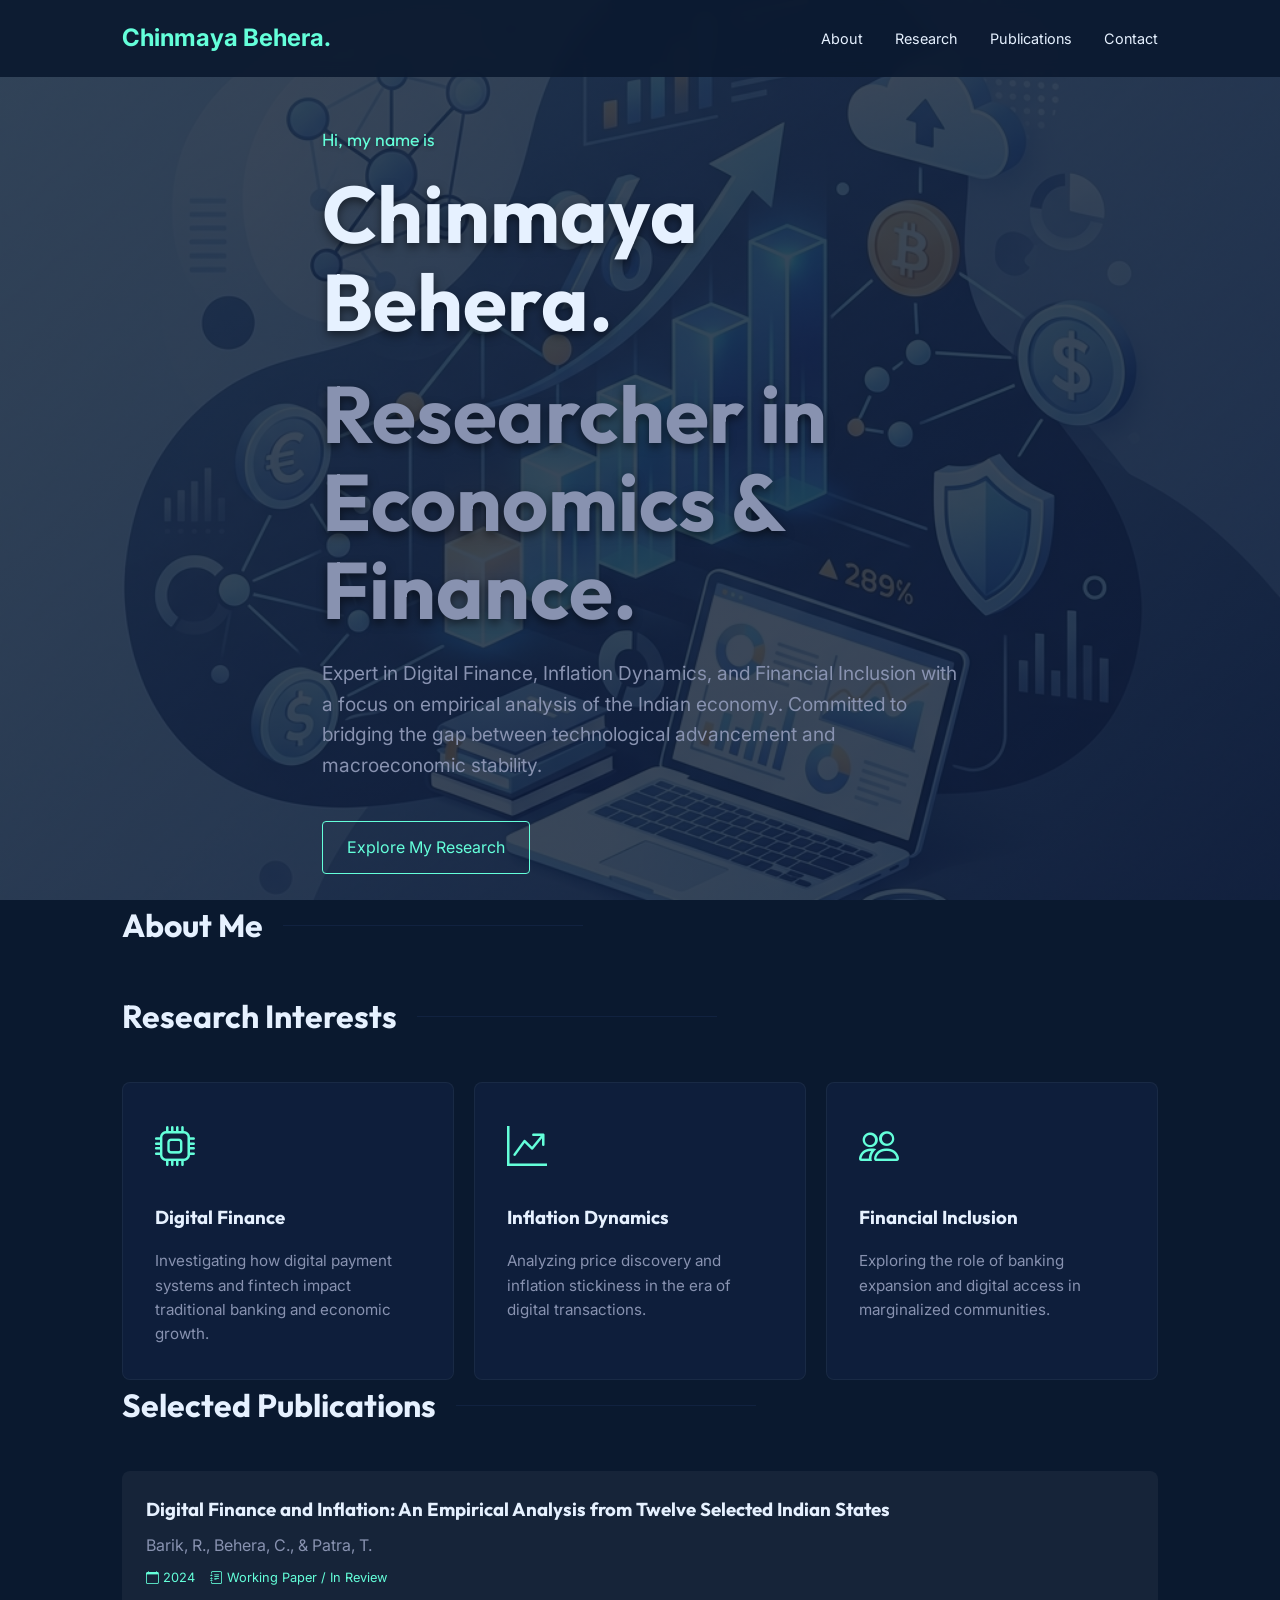
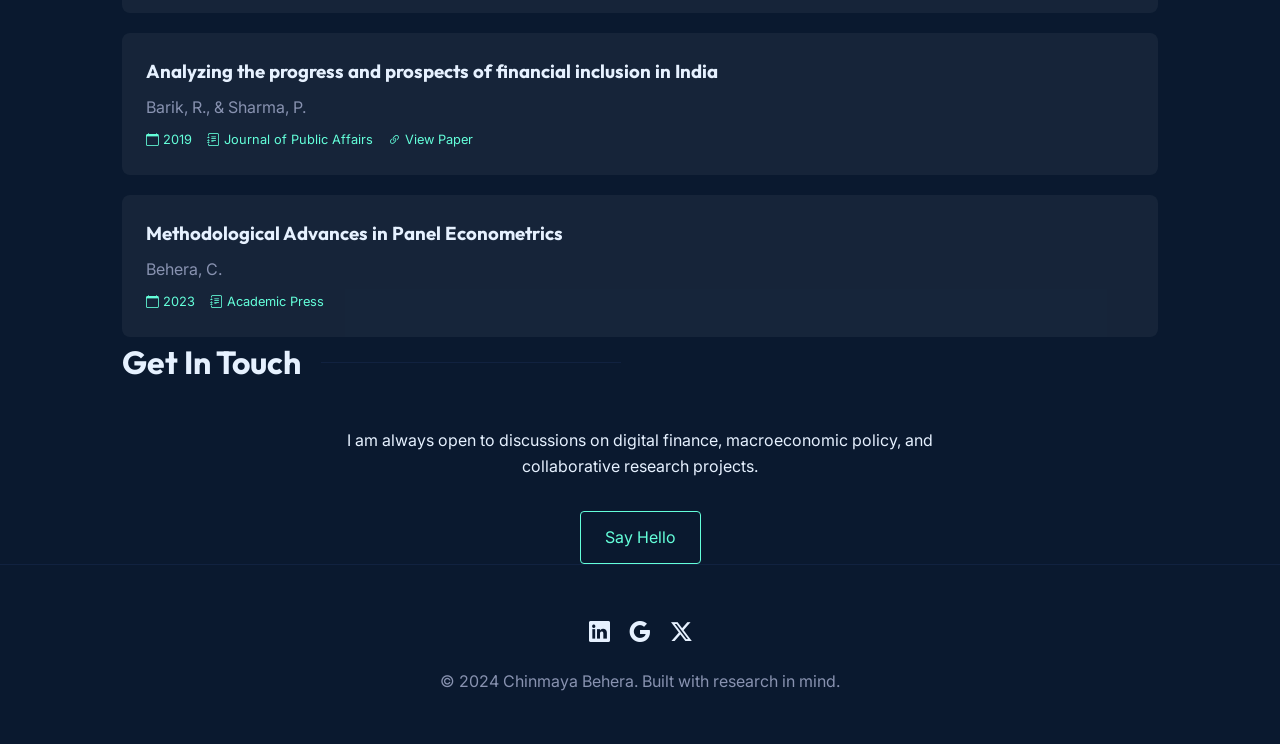
<file: index.html>
<!DOCTYPE html>
<html lang="en">
<head>
    <meta charset="UTF-8">
    <meta name="viewport" content="width=device-width>
    <meta name="description" content="Chinmaya Behera - Academic Portfolio and Research in Digital Finance, Inflation & Financial Inclusion.">
    <title> Dr. Chinmaya Behera | Research Portfolio</title>
    <link rel="stylesheet" href="style.css">
    <link rel="stylesheet" href="https://cdn.jsdelivr.net/npm/bootstrap-icons@1.11.1/font/bootstrap-icons.css">
</head>
<body>
    <nav>
        <div class="container">
            <a href="#" class="logo">Chinmaya Behera.</a>
            <ul class="nav-links">
                <li><a href="#about">About</a></li>
                <li><a href="#research">Research</a></li>
                <li><a href="#publications">Publications</a></li>
                <li><a href="#contact">Contact</a></li>
            </ul>
        </div>
    </nav>

    <header class="hero">
        <div class="container hero-content">
            <span class="fade-in">Hi, my name is</span>
            <h1 id="user-name" class="fade-in" style="animation-delay: 0.2s">Chinmaya Behera.</h1>
            <h1 id="user-title" class="fade-in" style="color: var(--text-dim); animation-delay: 0.4s">Digital Finance Researcher.</h1>
            <p id="user-bio" class="bio fade-in" style="animation-delay: 0.6s">
                Loading academic profile...
            </p>
            <a href="#research" class="btn fade-in" style="animation-delay: 0.8s">Explore My Research</a>
        </div>
    </header>

    <section id="about" class="container">
        <div class="section-title">
            <h2>About Me</h2>
        </div>
        <div class="about-content">
            <div id="about-text">
                <!-- Data from JSON -->
            </div>
        </div>
    </section>

    <section id="research" class="container">
        <div class="section-title">
            <h2>Research Interests</h2>
        </div>
        <div class="research-grid" id="interest-grid">
            <!-- Dynamic Content -->
        </div>
    </section>

    <section id="publications" class="container">
        <div class="section-title">
            <h2>Selected Publications</h2>
        </div>
        <div class="pub-list" id="publication-list">
            <!-- Dynamic Content -->
        </div>
    </section>

    <section id="contact" class="container">
        <div class="section-title">
            <h2>Get In Touch</h2>
        </div>
        <div style="text-align: center; max-width: 600px; margin: 0 auto;">
            <p class="bio">I am always open to discussions on digital finance, macroeconomic policy, and collaborative research projects.</p>
            <a id="email-link" href="mailto:chinmaya@gim.ac.in" class="btn" style="margin-top: 2rem;">Say Hello</a>
        </div>
    </section>

    <footer>
        <div class="container">
            <div class="footer-links">
                <a href="#" id="linkedin-link"><i class="bi bi-linkedin"></i></a>
                <a href="#" id="scholar-link"><i class="bi bi-google"></i></a>
                <a href="#" id="twitter-link"><i class="bi bi-twitter-x"></i></a>
            </div>
            <p>&copy; 2024 Chinmaya Behera. Built with research in mind.</p>
        </div>
    </footer>

    <script src="script.js"></script>
</body>
</html>
</file>
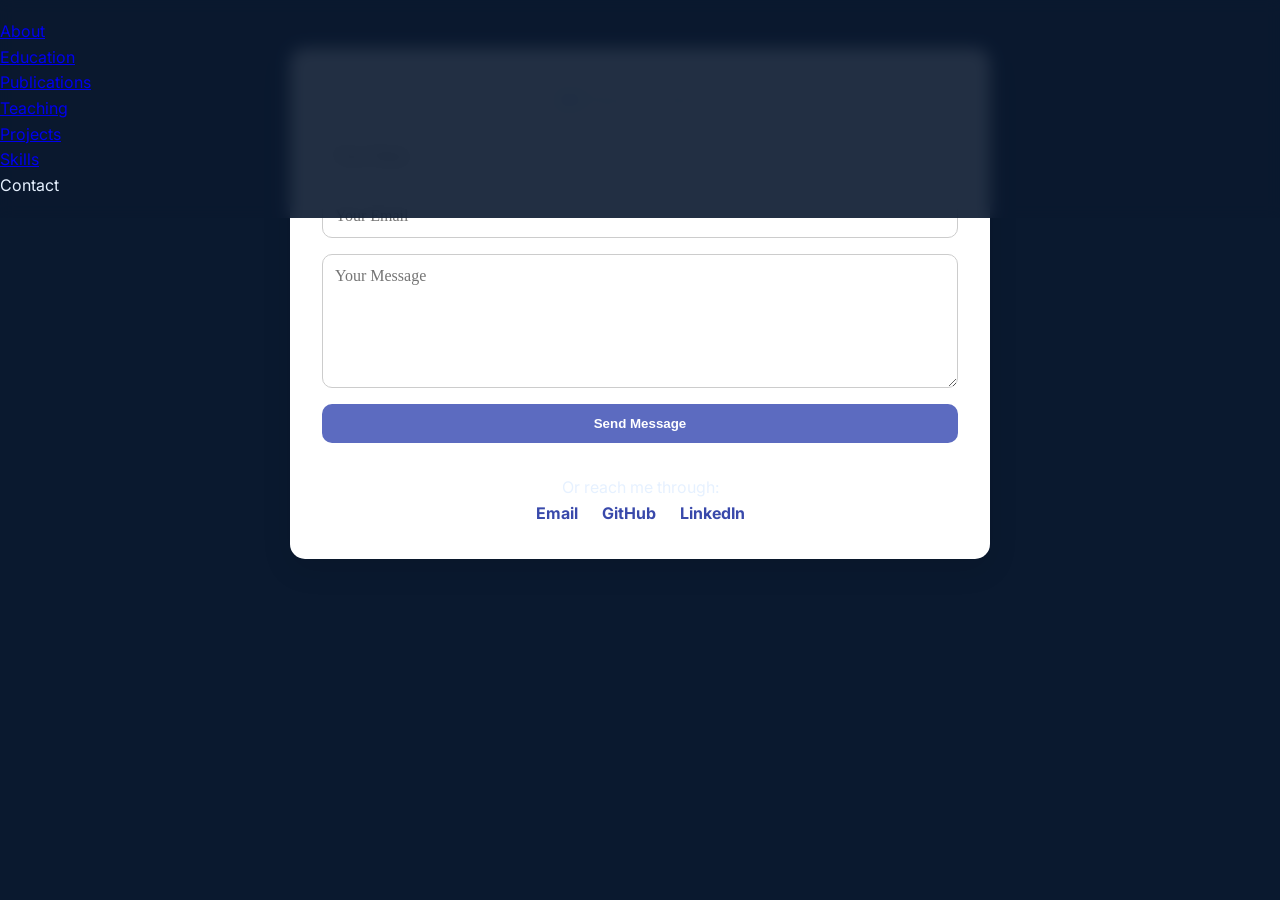
<file: contact.htm>
<!DOCTYPE html>
<html lang="en">
<head>
  <meta charset="UTF-8" />
  <meta name="viewport" content="width=device-width, initial-scale=1.0" />
  <title>Contact - Dr. Alok Tiwari</title>
  <link rel="stylesheet" href="style.css" />
  <link href="https://cdn.jsdelivr.net/npm/aos@2.3.1/dist/aos.css" rel="stylesheet">
  <script src="https://cdn.jsdelivr.net/npm/aos@2.3.1/dist/aos.js"></script>
  <style>
    .contact-container {
      max-width: 700px;
      margin: 3rem auto;
      background: white;
      border-radius: 15px;
      padding: 2rem;
      box-shadow: 0 10px 30px rgba(0,0,0,0.1);
    }

    .contact-container h2 {
      text-align: center;
      margin-bottom: 1rem;
    }

    form {
      display: flex;
      flex-direction: column;
      gap: 1rem;
    }

    input, textarea {
      padding: 0.75rem;
      border: 1px solid #ccc;
      border-radius: 10px;
      font-family: 'Roboto Serif', serif;
      font-size: 1rem;
    }

    button {
      background: #5c6bc0;
      color: white;
      padding: 0.75rem;
      border: none;
      border-radius: 10px;
      font-weight: bold;
      cursor: pointer;
    }

    button:hover {
      background: #3f51b5;
    }

    .social-links {
      text-align: center;
      margin-top: 2rem;
    }

    .social-links a {
      margin: 0 10px;
      text-decoration: none;
      font-weight: bold;
      color: #3949ab;
    }
  </style>
</head>
<body onload="AOS.init();">
  <header class="navbar">
    <nav>
      <ul>
        <li><a href="index.html">About</a></li>
        <li><a href="education.html">Education</a></li>
        <li><a href="publications.html">Publications</a></li>
        <li><a href="teaching.html">Teaching</a></li>
        <li><a href="projects.html">Projects</a></li>
        <li><a href="skills.html">Skills</a></li>
        <li class="active">Contact</li>
      </ul>
    </nav>
  </header>

  <main class="about-section" data-aos="fade-up">
    <div class="contact-container">
      <h2>📨 Get in Touch</h2>
      <form action="https://formspree.io/f/xanojdva" method="POST">
        <input type="text" name="name" placeholder="Your Name" required />
        <input type="email" name="_replyto" placeholder="Your Email" required />
        <textarea name="message" rows="6" placeholder="Your Message" required></textarea>
        <button type="submit">Send Message</button>
      </form>

      <div class="social-links">
        <p>Or reach me through:</p>
        <a href="mailto:shodhkarta.alok@gmail.com" target="_blank">Email</a>
        <a href="https://github.com/dr-alok-tiwari" target="_blank">GitHub</a>
        <a href="https://www.linkedin.com/in/dr-alok-tiwari/" target="_blank">LinkedIn</a>
      </div>
    </div>
  </main>
</body>
</html>
</file>
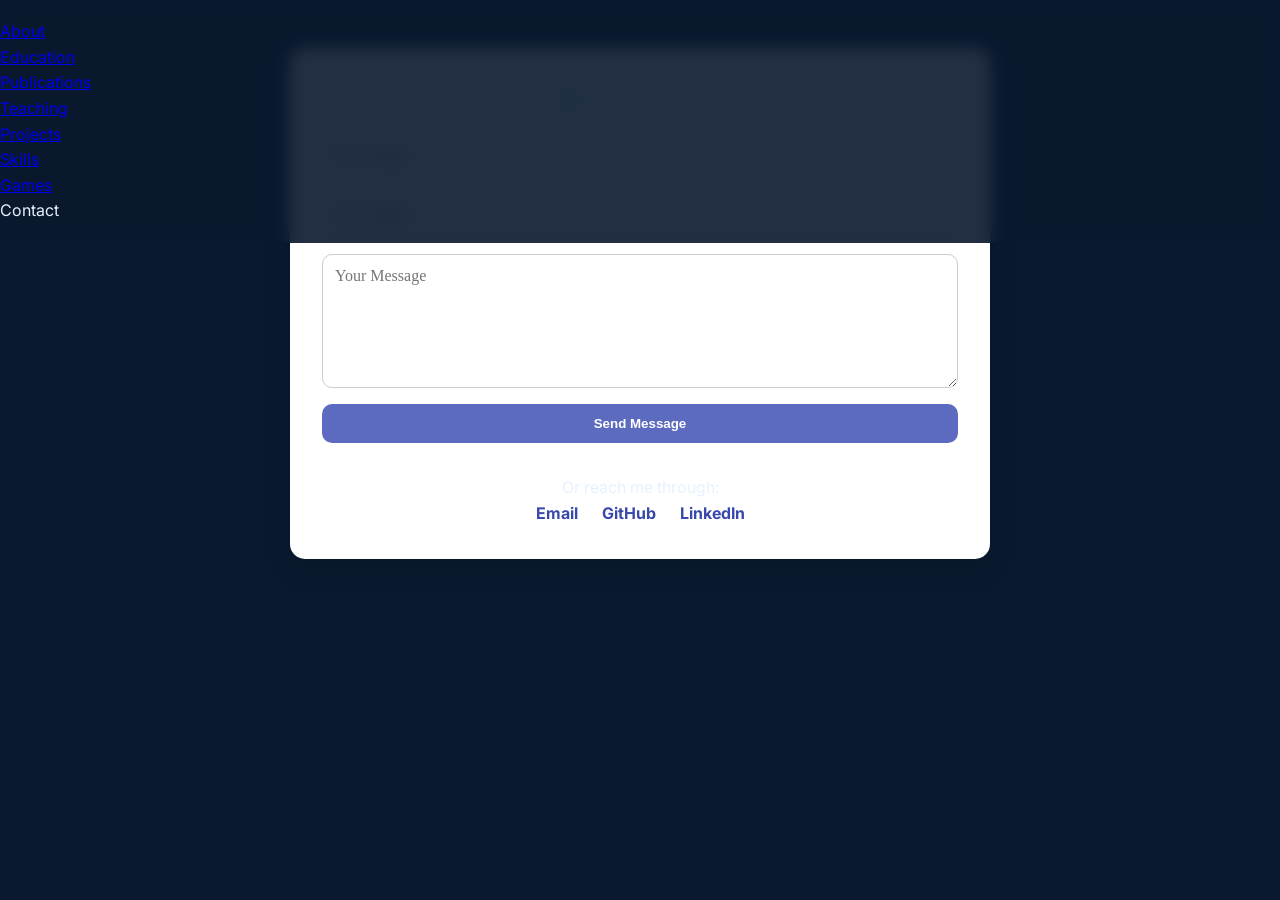
<file: contact.html>
<!DOCTYPE html>
<html lang="en">
<head>
  <meta charset="UTF-8" />
  <meta name="viewport" content="width=device-width, initial-scale=1.0" />
  <title>Contact - Dr. Chinmaya Behera</title>
  <link rel="stylesheet" href="style.css" />
  <link href="https://cdn.jsdelivr.net/npm/aos@2.3.1/dist/aos.css" rel="stylesheet">
  <script src="https://cdn.jsdelivr.net/npm/aos@2.3.1/dist/aos.js"></script>
  <style>
    .contact-container {
      max-width: 700px;
      margin: 3rem auto;
      background: white;
      border-radius: 15px;
      padding: 2rem;
      box-shadow: 0 10px 30px rgba(0,0,0,0.1);
    }

    .contact-container h2 {
      text-align: center;
      margin-bottom: 1rem;
    }

    form {
      display: flex;
      flex-direction: column;
      gap: 1rem;
    }

    input, textarea {
      padding: 0.75rem;
      border: 1px solid #ccc;
      border-radius: 10px;
      font-family: 'Roboto Serif', serif;
      font-size: 1rem;
    }

    button {
      background: #5c6bc0;
      color: white;
      padding: 0.75rem;
      border: none;
      border-radius: 10px;
      font-weight: bold;
      cursor: pointer;
    }

    button:hover {
      background: #3f51b5;
    }

    .social-links {
      text-align: center;
      margin-top: 2rem;
    }

    .social-links a {
      margin: 0 10px;
      text-decoration: none;
      font-weight: bold;
      color: #3949ab;
    }
  </style>
</head>
<body onload="AOS.init();">
  <header class="navbar">
    <nav>
      <ul>
        <li><a href="index.html">About</a></li>
        <li><a href="education.html">Education</a></li>
        <li><a href="publications.html">Publications</a></li>
        <li><a href="teaching.html">Teaching</a></li>
        <li><a href="projects.html">Projects</a></li>
        <li><a href="skills.html">Skills</a></li>
         <li><a href="games-simulations.html">Games</a></li>
        <li class="active">Contact</li>
      </ul>
    </nav>
  </header>

  <main class="about-section" data-aos="fade-up">
    <div class="contact-container">
      <h2>📨 Get in Touch</h2>
      <form action="https://formspree.io/f/xanojdva" method="POST">
        <input type="text" name="name" placeholder="Your Name" required />
        <input type="email" name="_replyto" placeholder="Your Email" required />
        <textarea name="message" rows="6" placeholder="Your Message" required></textarea>
        <button type="submit">Send Message</button>
      </form>

      <div class="social-links">
        <p>Or reach me through:</p>
        <a href="mailto:chinmayaeco@gmail.com" target="_blank">Email</a>
        <a href="https://github.com/chinmayaeco" target="_blank">GitHub</a>
        <a href="https://www.linkedin.com/in/dr.chinmayabehera/" target="_blank">LinkedIn</a>
      </div>
    </div>
  </main>
</body>
</html>
</file>
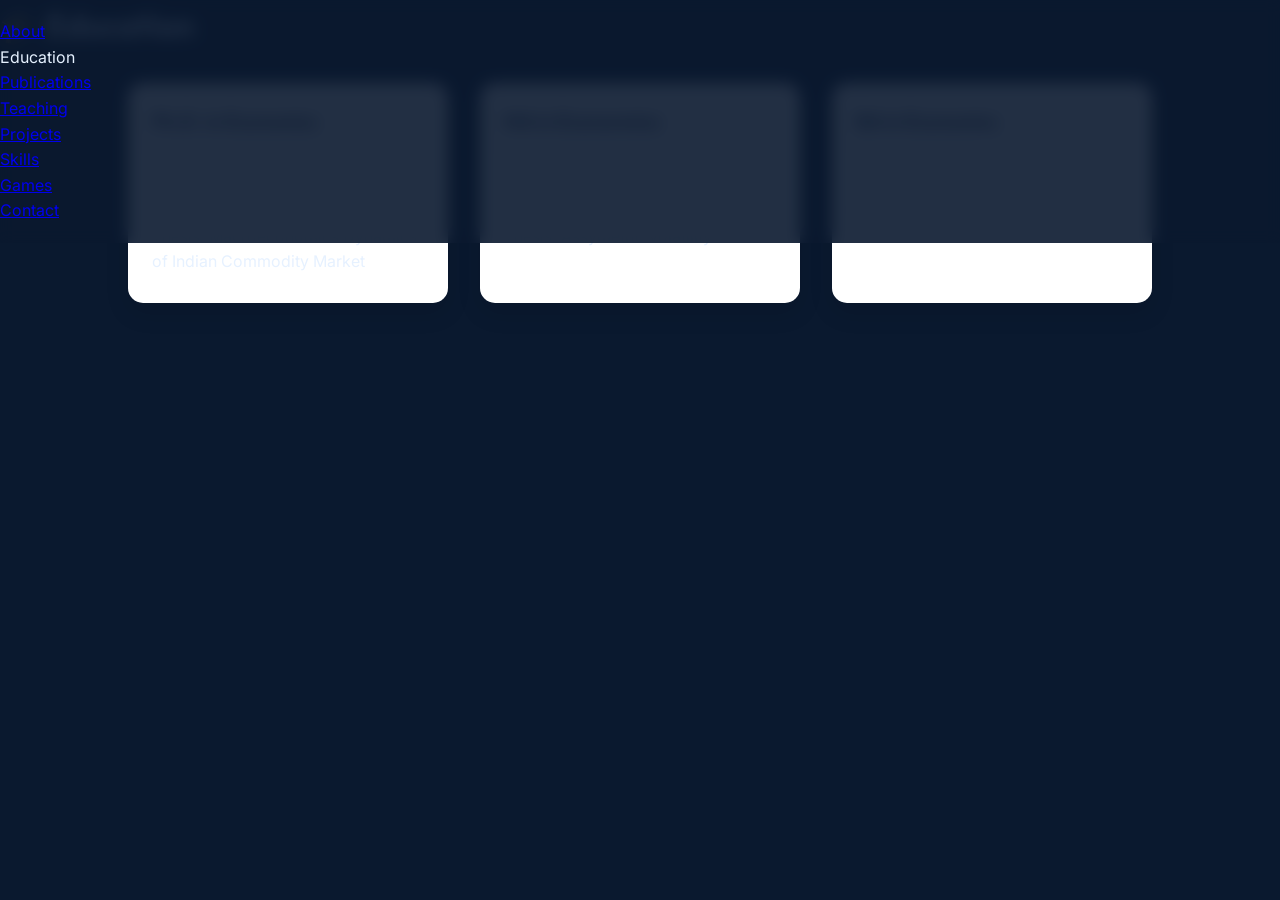
<file: education.html>
<!DOCTYPE html>
<html lang="en">
<head>
  <meta charset="UTF-8" />
  <meta name="viewport" content="width=device-width, initial-scale=1.0" />
  <title>Education - Dr. Chinmaya Behera</title>
  <link rel="stylesheet" href="style.css" />
  <link href="https://cdn.jsdelivr.net/npm/aos@2.3.1/dist/aos.css" rel="stylesheet">
  <script src="https://cdn.jsdelivr.net/npm/aos@2.3.1/dist/aos.js"></script>
  <style>
    .education-container {
      display: flex;
      flex-wrap: wrap;
      gap: 2rem;
      margin-top: 2rem;
      justify-content: center;
      padding: 0 2rem;
    }

    .edu-card {
      background: #fff;
      border-radius: 15px;
      padding: 1.5rem;
      box-shadow: 0 10px 25px rgba(0,0,0,0.1);
      width: 320px;
      transition: transform 0.3s ease, box-shadow 0.3s ease;
    }

    .edu-card:hover {
      transform: translateY(-5px);
      box-shadow: 0 20px 35px rgba(0,0,0,0.15);
    }

    .edu-card h3 {
      margin-top: 0;
      color: #2e3a59;
    }

    .edu-card p {
      margin-bottom: 0.3rem;
    }

    .edu-card small {
      color: #666;
    }
  </style>
</head>
<body onload="AOS.init();">
  <header class="navbar">
    <nav>
      <ul>
        <li><a href="index.html">About</a></li>
        <li class="active">Education</li>
        <li><a href="publications.html">Publications</a></li>
        <li><a href="teaching.html">Teaching</a></li>
        <li><a href="projects.html">Projects</a></li>
        <li><a href="skills.html">Skills</a></li>
         <li><a href="games-simulations.html">Games</a></li>
        <li><a href="contact.html">Contact</a></li>   
      </ul>
    </nav>
  </header>

  <main class="about-section" data-aos="fade-up">
    <h1>🎓 Education</h1>

    <div class="education-container">
      <div class="edu-card" data-aos="zoom-in">
        <h3>Ph.D. in Economics</h3>
        <p><strong>Hyderabad Central University, Telengana, India</strong></p>
        <p>208 – 2013</p>
        <p><em>Thesis:</em> Macroeconomics Dynamics of Indian Commodity Market</p>
      </div>

      <div class="edu-card" data-aos="zoom-in" data-aos-delay="100">
        <h3>MA in Econonmics</h3>
        <p><strong>Hyderabad Central University, Telengana</strong></p>
        <p>2004 – 2006</p>
        <p><em>Thesis:</em> Assymetric Volatility.</p>
      </div>

      <div class="edu-card" data-aos="zoom-in" data-aos-delay="200">
        <h3>BA in Economics</h3>
        <p><strong>Bhadrak College, Odisha</strong></p>
        <p>2001 – 2004</p>
        <p><em>Project:</em> None.</p>
      </div>
    </div>
  </main>
</body>
</html>
</file>
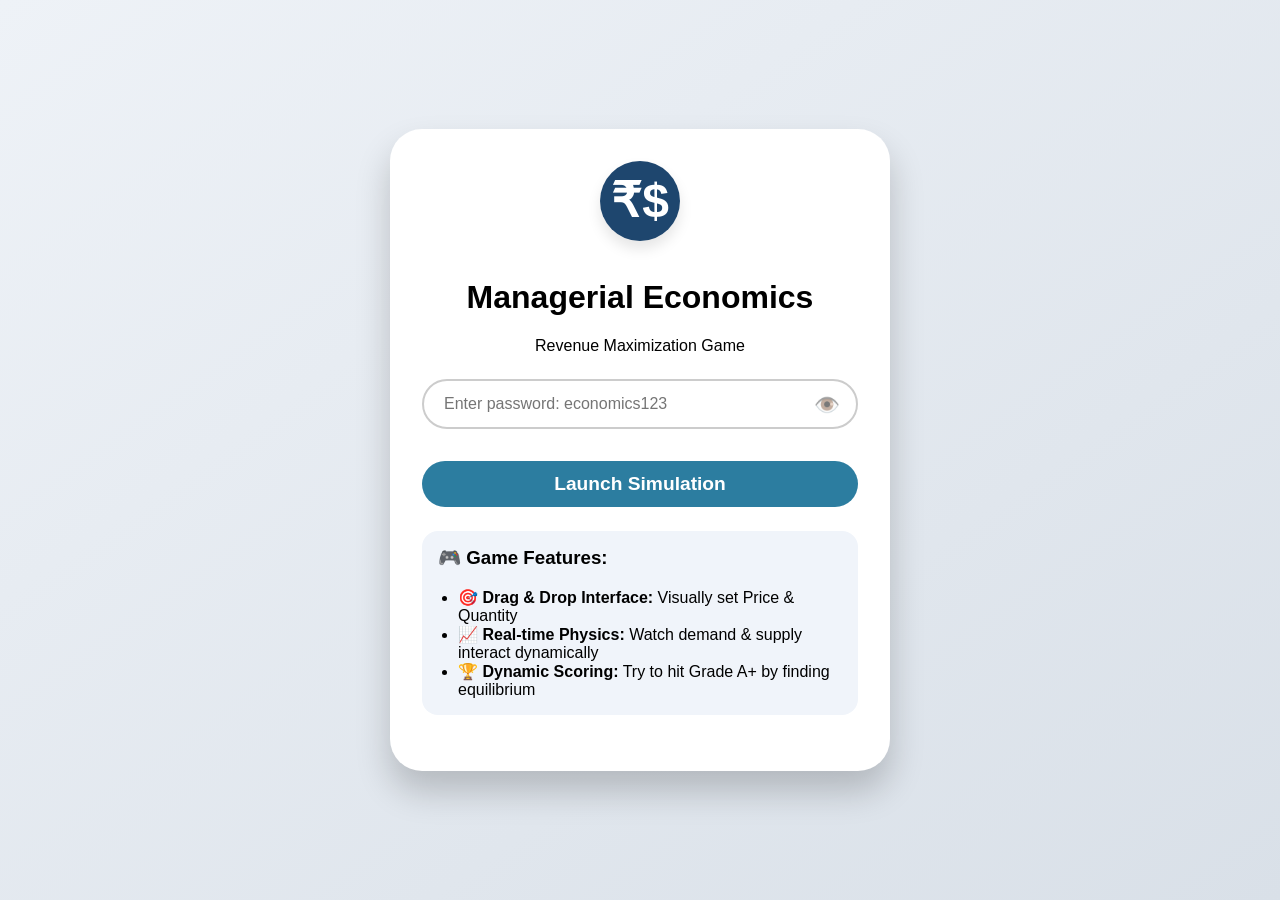
<file: games-simulations.html>
<!DOCTYPE html>
<html lang="en">
<head>
    <meta charset="UTF-8">
    <meta name="viewport" content="width=device-width, initial-scale=1.0, user-scalable=no">
    <title>Managerial Economics: Revenue Max Game | Enhanced Simulation</title>
    <style>
        * {
            box-sizing: border-box;
            user-select: none;
        }

        body {
            font-family: 'Segoe UI', Roboto, 'Helvetica Neue', sans-serif;
            background: linear-gradient(145deg, #eef2f7 0%, #d9e0e8 100%);
            margin: 0;
            min-height: 100vh;
            display: flex;
            justify-content: center;
            align-items: center;
            padding: 20px;
        }

        /* Front page styling */
        .login-container {
            max-width: 500px;
            width: 100%;
            background: white;
            border-radius: 2rem;
            padding: 2rem;
            box-shadow: 0 20px 35px rgba(0,0,0,0.2);
            text-align: center;
            transition: 0.2s;
        }
        .logo {
            font-size: 3rem;
            font-weight: bold;
            background: #1e466e;
            display: inline-block;
            width: 80px;
            height: 80px;
            line-height: 80px;
            border-radius: 60px;
            color: white;
            margin-bottom: 1rem;
            box-shadow: 0 8px 14px rgba(0,0,0,0.1);
        }
        .password-input {
            position: relative;
            margin: 1.5rem 0;
        }
        .password-input input {
            width: 100%;
            padding: 14px 20px;
            font-size: 1rem;
            border: 2px solid #ccc;
            border-radius: 60px;
            outline: none;
            transition: 0.2s;
        }
        .password-input input:focus {
            border-color: #2c7da0;
        }
        .toggle-password {
            position: absolute;
            right: 18px;
            top: 14px;
            cursor: pointer;
            font-size: 1.3rem;
            opacity: 0.6;
        }
        .login-btn {
            background: #2c7da0;
            border: none;
            padding: 12px 28px;
            font-size: 1.2rem;
            border-radius: 40px;
            color: white;
            font-weight: bold;
            cursor: pointer;
            transition: 0.2s;
            width: 100%;
        }
        .login-btn:hover {
            background: #1f5e7a;
            transform: scale(0.98);
        }
        .error-message {
            color: #c0392b;
            margin-top: 10px;
            display: none;
            font-weight: 500;
        }
        .features {
            text-align: left;
            background: #f0f4fa;
            border-radius: 1rem;
            padding: 1rem;
            margin: 1.5rem 0;
        }
        .footer {
            font-size: 0.8rem;
            color: #5d6f83;
        }

        /* SIMULATION GAME STYLES */
        .simulation-container {
            display: none;
            width: 1300px;
            max-width: 100%;
            background: #ffffffdd;
            backdrop-filter: blur(5px);
            border-radius: 2rem;
            padding: 1.5rem;
            box-shadow: 0 25px 45px rgba(0,0,0,0.2);
            animation: fadeIn 0.5s ease-out;
        }
        
        @keyframes fadeIn {
            from { opacity: 0; transform: translateY(20px); }
            to { opacity: 1; transform: translateY(0); }
        }

        .game-header {
            text-align: center;
            margin-bottom: 1.5rem;
        }
        .game-header h1 {
            margin: 0;
            color: #1e3c5c;
            font-size: 1.9rem;
        }
        .game-header p {
            color: #2c3e66;
            font-weight: 500;
        }
        .dashboard {
            display: flex;
            flex-wrap: wrap;
            gap: 1.5rem;
        }

        /* drag & drop panel */
        .drag-panel {
            flex: 1.2;
            min-width: 280px;
            background: #f8fafd;
            border-radius: 1.5rem;
            padding: 1rem;
            box-shadow: 0 8px 20px rgba(0,0,0,0.05);
        }
        .drag-panel h3 {
            display: flex;
            align-items: center;
            gap: 8px;
            color: #0b3b5f;
            border-left: 5px solid #e67e22;
            padding-left: 12px;
            margin-top: 0;
        }
        .drag-canvas-container {
            text-align: center;
            margin: 15px 0;
            position: relative;
        }
        canvas#dragCanvas {
            background: white;
            border-radius: 20px;
            box-shadow: inset 0 2px 10px rgba(0,0,0,0.05), 0 4px 12px rgba(0,0,0,0.1);
            cursor: default;
            width: 100%;
            height: auto;
            border: 1px solid #cbd5e1;
            transition: box-shadow 0.2s;
        }
        canvas#dragCanvas.grabbable {
            cursor: grab;
        }
        canvas#dragCanvas.grabbing {
            cursor: grabbing;
            box-shadow: inset 0 2px 10px rgba(0,0,0,0.05), 0 8px 20px rgba(230, 126, 34, 0.4);
        }
        .drag-instruction {
            font-size: 0.85rem;
            background: #e9ecef;
            display: inline-block;
            padding: 6px 14px;
            border-radius: 50px;
            margin-top: 8px;
            color: #333;
            font-weight: 500;
        }

        /* sliders & inputs */
        .control-group {
            margin: 1rem 0;
        }
        .control-group label {
            font-weight: 700;
            display: flex;
            justify-content: space-between;
            color: #2c3e50;
        }
        input[type="range"] {
            width: 100%;
            margin: 8px 0;
            accent-color: #2c7da0;
        }
        .number-input {
            display: flex;
            gap: 8px;
            align-items: center;
        }
        .number-input input {
            width: 100%;
            padding: 8px;
            border-radius: 10px;
            border: 1px solid #bdc3c7;
            text-align: center;
            font-weight: bold;
            font-size: 1.1rem;
        }
        
        /* Score Board Styles */
        .score-board {
            background: linear-gradient(135deg, #1e466e, #13324b);
            color: white;
            border-radius: 1.2rem;
            padding: 1.5rem;
            margin-top: 1.2rem;
            position: relative;
            overflow: hidden;
        }
        .score-board h4 {
            margin: 0 0 10px 0;
            font-size: 1.2rem;
            text-transform: uppercase;
            letter-spacing: 1px;
        }
        .score-display-wrapper {
            display: flex;
            align-items: center;
            justify-content: space-between;
            background: rgba(255,255,255,0.1);
            border-radius: 15px;
            padding: 10px 20px;
            margin-bottom: 15px;
        }
        .final-score {
            font-size: 3rem;
            font-weight: 800;
            text-shadow: 2px 2px 4px rgba(0,0,0,0.3);
            transition: color 0.3s;
        }
        .score-grade {
            font-size: 2.5rem;
            font-weight: bold;
            padding: 5px 15px;
            border-radius: 10px;
            background: rgba(255,255,255,0.2);
        }
        .score-breakdown {
            font-size: 0.95rem;
            display: flex;
            justify-content: space-between;
            background: rgba(0,0,0,0.2);
            padding: 10px;
            border-radius: 10px;
        }
        .score-breakdown span {
            display: flex;
            flex-direction: column;
            align-items: center;
        }
        .score-breakdown strong {
            font-size: 1.1rem;
            color: #f1c40f;
        }

        .stats {
            flex: 1;
            min-width: 280px;
            background: #ffffff;
            border-radius: 1.5rem;
            padding: 1rem;
            box-shadow: 0 8px 20px rgba(0,0,0,0.05);
        }
        .stats h3 {
            margin-top: 0;
            color: #0b3b5f;
        }
        .stat-card {
            background: #f1f5f9;
            margin: 12px 0;
            padding: 12px 16px;
            border-radius: 1rem;
            display: flex;
            justify-content: space-between;
            align-items: center;
            border-left: 4px solid #cbd5e1;
            transition: transform 0.2s;
        }
        .stat-card:hover {
            transform: translateX(5px);
        }
        .stat-card.highlight {
            border-left-color: #2c7da0;
            background: #eef5f9;
        }
        .stat-value {
            font-size: 1.4rem;
            font-weight: 800;
            color: #2c3e50;
        }
        .equilibrium-badge {
            background: #d4edda;
            color: #155724;
            border-radius: 40px;
            padding: 6px 12px;
            font-weight: bold;
            font-size: 0.85rem;
            margin-top: 5px;
            display: inline-block;
        }
        button {
            background: #2c7da0;
            border: none;
            padding: 10px 20px;
            border-radius: 40px;
            color: white;
            font-weight: bold;
            cursor: pointer;
            transition: 0.2s;
            margin-top: 8px;
            flex: 1;
        }
        button:hover {
            transform: translateY(-2px);
            box-shadow: 0 5px 15px rgba(0,0,0,0.2);
        }
        .reset-btn { background: #e74c3c; }
        .reset-btn:hover { background: #c0392b; }
        .suggest-btn { background: #27ae60; }
        .suggest-btn:hover { background: #2ecc71; }
        
        hr { border: 0; height: 1px; background: #e2e8f0; margin: 20px 0; }
        
        @media (max-width: 800px) {
            .dashboard { flex-direction: column; }
        }
    </style>
</head>
<body class="front-page">
    <div class="login-container" id="loginSection">
        <div class="logo">₹$</div>
        <h1>Managerial Economics</h1>
        <p>Revenue Maximization Game</p>
        <div class="password-input">
            <input type="password" id="passwordInput" placeholder="Enter password: economics123">
            <span class="toggle-password" onclick="togglePassword()">👁️</span>
        </div>
        <button class="login-btn" onclick="checkPassword()">Launch Simulation</button>
        <div class="error-message" id="errorMessage">Incorrect password. Try again.</div>
        <div class="features">
            <h3 style="margin-top:0;">🎮 Game Features:</h3>
            <ul style="padding-left: 20px; margin-bottom: 0;">
                <li>🎯 <strong>Drag & Drop Interface:</strong> Visually set Price & Quantity</li>
                <li>📈 <strong>Real-time Physics:</strong> Watch demand & supply interact dynamically</li>
                <li>🏆 <strong>Dynamic Scoring:</strong> Try to hit Grade A+ by finding equilibrium</li>
            </ul>
        </div>
    </div>

    <div class="simulation-container" id="simulationSection">
        <div class="game-header">
            <h1>📊 Demand & Supply: Revenue Max Challenge</h1>
            <p>Drag the puck to set <strong>Price (₹)</strong> and <strong>Quantity (units)</strong> to maximize your score.</p>
        </div>

        <div class="dashboard">
            <div class="drag-panel">
                <h3>🖱️ INTERACTIVE MARKET MAP</h3>
                <div class="drag-canvas-container">
                    <canvas id="dragCanvas" width="500" height="400"></canvas>
                    <div class="drag-instruction">✨ Grab and drag the <strong>ORANGE PUCK</strong> to adjust your strategy</div>
                </div>
                
                <div style="display: flex; gap: 20px;">
                    <div class="control-group" style="flex: 1;">
                        <label>💰 Selling Price (P)</label>
                        <input type="range" id="priceSlider" min="0" max="600" step="1" value="300">
                        <div class="number-input">
                            <span style="font-weight:bold; color:#7f8c8d;">₹</span>
                            <input type="number" id="priceNumber" step="1" min="0" max="600" value="300">
                        </div>
                    </div>
                    <div class="control-group" style="flex: 1;">
                        <label>📦 Quantity Supplied (Qs)</label>
                        <input type="range" id="qsSlider" min="0" max="1200" step="1" value="600">
                        <div class="number-input">
                            <input type="number" id="qsNumber" step="1" min="0" max="1200" value="600">
                            <span style="font-weight:bold; color:#7f8c8d; font-size:0.9rem;">Units</span>
                        </div>
                    </div>
                </div>

                <div style="display: flex; gap: 12px; margin-top: 10px;">
                    <button id="optimalHintBtn" class="suggest-btn">🎯 Auto-Solve (Cheatsheet)</button>
                    <button id="resetGameBtn" class="reset-btn">⟳ Reset</button>
                </div>

                <div class="score-board">
                    <h4>🏆 PERFORMANCE SCORE</h4>
                    <div class="score-display-wrapper">
                        <div class="final-score" id="finalScoreDisplay">0.0</div>
                        <div class="score-grade" id="scoreGradeDisplay">F</div>
                    </div>
                    <div class="score-breakdown">
                        <span>💰 Revenue <strong id="revScorePart">0</strong></span>
                        <span>⚙️ Efficiency <strong id="effScorePart">0</strong></span>
                        <span>📈 Pricing <strong id="priceStrategyPart">0</strong></span>
                    </div>
                </div>
            </div>

            <div class="stats">
                <h3>📋 MARKET DASHBOARD</h3>
                <div class="stat-card">
                    <div>
                        <strong>📉 Quantity Demanded</strong><br>
                        <span style="font-size:0.8rem; color:#7f8c8d;">Based on consumer behavior</span>
                    </div>
                    <div class="stat-value" id="qdDisplay">0</div>
                </div>
                <div class="stat-card highlight">
                    <div>
                        <strong>✅ Actual Units Sold</strong><br>
                        <span style="font-size:0.8rem; color:#7f8c8d;">Lower of Supply or Demand</span>
                    </div>
                    <div class="stat-value" id="unitsSoldDisplay">0</div>
                </div>
                <div class="stat-card highlight" style="border-left-color: #27ae60; background: #eafaf1;">
                    <div>
                        <strong>💵 Total Revenue Generated</strong><br>
                    </div>
                    <div class="stat-value" style="color:#27ae60;" id="revenueDisplay">₹0</div>
                </div>
                <div class="stat-card">
                    <div>
                        <strong id="surplusLabel">⚠️ Surplus / Shortage</strong><br>
                    </div>
                    <div class="stat-value" id="surplusDisplay" style="font-size: 1.2rem;">0</div>
                </div>
                <div class="stat-card" style="flex-direction: column; align-items: flex-start;">
                    <strong>⚖️ Market Equilibrium Target</strong>
                    <div style="display: flex; justify-content: space-between; width: 100%; align-items: center; margin-top: 5px;">
                        <span id="eqPriceRef" style="font-weight:bold; font-size:1.1rem; color:#e67e22;">₹0.0</span>
                        <div class="equilibrium-badge" id="pricingAdvice">⚡ Indicator</div>
                    </div>
                </div>
                
                <hr>
                <div style="font-size: 0.85rem; background: #f8fafd; padding: 12px; border-radius: 12px; border: 1px dashed #bdc3c7;">
                    💡 <strong>How to get 100 Points:</strong><br>
                    1. Match your price to what consumers are willing to pay.<br>
                    2. Don't overproduce (creates surplus/waste).<br>
                    3. Maximize overall cash flow (Revenue).
                </div>
            </div>
        </div>
    </div>

    <script>
        // ----------------------------- PASSWORD LOGIC -------------------------
        const CORRECT_PASSWORD = "economics123";
        
        function togglePassword() {
            const inp = document.getElementById('passwordInput');
            inp.type = inp.type === 'password' ? 'text' : 'password';
        }

        window.checkPassword = function() {
            const entered = document.getElementById('passwordInput').value;
            if (entered === CORRECT_PASSWORD) {
                document.body.classList.remove('front-page');
                document.getElementById('loginSection').style.display = 'none';
                document.getElementById('simulationSection').style.display = 'block';
                initGame();
            } else {
                const errorDiv = document.getElementById('errorMessage');
                errorDiv.style.display = 'block';
                document.getElementById('passwordInput').value = '';
                setTimeout(() => { errorDiv.style.display = 'none'; }, 2000);
            }
        };

        document.getElementById('passwordInput')?.addEventListener('keyup', (e) => {
            if (e.key === 'Enter') checkPassword();
        });

        // ----------------------------- GAME SIMULATION -------------------------
        const MAX_PRICE = 600;
        const MAX_QUANTITY = 1200;
        const MAX_REVENUE_POSSIBLE = 180000;
        const MAX_SHORTAGE_NORM = 1200;

        let currentPrice = 300;
        let currentQs = 600;

        // Visual coordinates for the puck
        let puckX = 0;
        let puckY = 0;
        const PUCK_RADIUS = 15;

        // DOM elements
        let priceSlider, priceNumber, qsSlider, qsNumber;
        let qdDisplay, unitsSoldDisplay, revenueDisplay, surplusDisplay, surplusLabel;
        let revScoreSpan, effScoreSpan, priceStrategySpan, finalScoreSpan, scoreGradeDisplay;
        let eqPriceRefSpan, pricingAdviceSpan;
        let dragCanvas, ctx, dragActive = false;

        let canvasWidth = 500, canvasHeight = 400;
        let margin = { left: 60, right: 30, top: 40, bottom: 50 };

        function calcDemand(price) { return Math.max(0, 1200 - 2 * price); }
        function calcEquilibriumPrice(Qs) {
            if (Qs >= MAX_QUANTITY) return 0;
            return Math.min(MAX_PRICE, Math.max(0, (1200 - Qs) / 2));
        }

        function computeMetrics(price, qs) {
            const qd = calcDemand(price);
            const unitsSold = Math.min(qd, qs);
            const revenue = price * unitsSold;
            const surplusShortage = qs - qd;
            
            let revenueScore = Math.min(50, Math.max(0, (revenue / MAX_REVENUE_POSSIBLE) * 50));
            let efficiencyScore = Math.min(30, Math.max(0, 30 * (1 - (Math.abs(surplusShortage) / MAX_SHORTAGE_NORM))));
            
            const pEq = calcEquilibriumPrice(qs);
            let pricingScore = Math.min(20, Math.max(0, 20 * (1 - (Math.abs(price - pEq) / MAX_PRICE))));
            
            return {
                qd, unitsSold, revenue, surplusShortage,
                revenueScore, efficiencyScore, pricingScore, 
                finalScore: revenueScore + efficiencyScore + pricingScore,
                equilibriumPrice: pEq
            };
        }

        function updateAllUI() {
            const metrics = computeMetrics(currentPrice, currentQs);
            
            qdDisplay.innerText = Math.round(metrics.qd);
            unitsSoldDisplay.innerText = metrics.unitsSold;
            revenueDisplay.innerText = `₹${Math.round(metrics.revenue).toLocaleString()}`;
            
            if(metrics.surplusShortage > 0) {
                surplusLabel.innerHTML = "⚠️ Surplus (Unsold goods)";
                surplusDisplay.innerText = `+${Math.round(metrics.surplusShortage)}`;
                surplusDisplay.style.color = "#e74c3c";
            } else if (metrics.surplusShortage < 0) {
                surplusLabel.innerHTML = "⚠️ Shortage (Missed sales)";
                surplusDisplay.innerText = Math.round(metrics.surplusShortage);
                surplusDisplay.style.color = "#e67e22";
            } else {
                surplusLabel.innerHTML = "✨ Market Cleared";
                surplusDisplay.innerText = "0";
                surplusDisplay.style.color = "#27ae60";
            }

            revScoreSpan.innerText = metrics.revenueScore.toFixed(1);
            effScoreSpan.innerText = metrics.efficiencyScore.toFixed(1);
            priceStrategySpan.innerText = metrics.pricingScore.toFixed(1);
            
            // Format Final Score
            const scoreStr = metrics.finalScore.toFixed(1);
            finalScoreSpan.innerText = scoreStr;
            
            // Assign Grade & Color
            let color, grade;
            if(metrics.finalScore >= 95) { color = "#2ecc71"; grade = "A+"; }
            else if(metrics.finalScore >= 85) { color = "#27ae60"; grade = "A"; }
            else if(metrics.finalScore >= 70) { color = "#f1c40f"; grade = "B"; }
            else if(metrics.finalScore >= 50) { color = "#e67e22"; grade = "C"; }
            else { color = "#e74c3c"; grade = "F"; }

            finalScoreSpan.style.color = color;
            scoreGradeDisplay.innerText = grade;
            scoreGradeDisplay.style.color = color;
            scoreGradeDisplay.style.border = `2px solid ${color}`;

            eqPriceRefSpan.innerText = `Target: ₹${metrics.equilibriumPrice.toFixed(1)}`;
            
            const diffToEq = Math.abs(currentPrice - metrics.equilibriumPrice);
            if (diffToEq < 5) {
                pricingAdviceSpan.innerText = "Perfectly Priced! ⭐";
                pricingAdviceSpan.style.background = "#d4edda";
                pricingAdviceSpan.style.color = "#155724";
            } else if (diffToEq < 40) {
                pricingAdviceSpan.innerText = "Slight gap. Tweak price.";
                pricingAdviceSpan.style.background = "#fff3cd";
                pricingAdviceSpan.style.color = "#856404";
            } else {
                pricingAdviceSpan.innerText = "Price too far off! ❌";
                pricingAdviceSpan.style.background = "#f8d7da";
                pricingAdviceSpan.style.color = "#721c24";
            }
            
            priceSlider.value = currentPrice;
            priceNumber.value = currentPrice;
            qsSlider.value = currentQs;
            qsNumber.value = currentQs;
            
            drawDragCanvas(metrics);
        }

        function drawDragCanvas(metrics) {
            if (!ctx) return;
            ctx.clearRect(0, 0, canvasWidth, canvasHeight);
            
            // Grid background
            ctx.strokeStyle = "#ecf0f1";
            ctx.lineWidth = 1;
            for(let i=0; i<=5; i++) {
                let y = margin.top + i * ((canvasHeight - margin.top - margin.bottom)/5);
                ctx.beginPath(); ctx.moveTo(margin.left, y); ctx.lineTo(canvasWidth - margin.right, y); ctx.stroke();
                
                let x = margin.left + i * ((canvasWidth - margin.left - margin.right)/5);
                ctx.beginPath(); ctx.moveTo(x, margin.top); ctx.lineTo(x, canvasHeight - margin.bottom); ctx.stroke();
            }

            // Axes lines
            ctx.beginPath();
            ctx.moveTo(margin.left, margin.top - 10);
            ctx.lineTo(margin.left, canvasHeight - margin.bottom);
            ctx.lineTo(canvasWidth - margin.right + 10, canvasHeight - margin.bottom);
            ctx.strokeStyle = "#2c3e50";
            ctx.lineWidth = 3;
            ctx.stroke();
            
            // Demand Curve
            ctx.beginPath();
            ctx.strokeStyle = "#3498db";
            ctx.lineWidth = 3;
            let first = true;
            for (let p = 0; p <= MAX_PRICE; p += 10) {
                const qdAtP = calcDemand(p);
                const x = mapX(qdAtP);
                const y = mapY(p);
                if (x >= margin.left && x <= canvasWidth - margin.right && y >= margin.top && y <= canvasHeight - margin.bottom) {
                    if (first) { ctx.moveTo(x, y); first = false; }
                    else ctx.lineTo(x, y);
                } else { first = true; }
            }
            ctx.stroke();
            ctx.fillStyle = "#2980b9";
            ctx.font = "bold 13px 'Segoe UI'";
            ctx.fillText("Demand Curve", margin.left + 50, margin.top + 10);
            
            // Crosshairs while dragging
            puckX = mapX(currentQs);
            puckY = mapY(currentPrice);

            if (dragActive) {
                ctx.beginPath();
                ctx.setLineDash([5, 5]);
                ctx.moveTo(margin.left, puckY);
                ctx.lineTo(puckX, puckY);
                ctx.moveTo(puckX, canvasHeight - margin.bottom);
                ctx.lineTo(puckX, puckY);
                ctx.strokeStyle = "#bdc3c7";
                ctx.lineWidth = 2;
                ctx.stroke();
                ctx.setLineDash([]);
            }

            // Equilibrium target visualizer
            const eqY = mapY(metrics.equilibriumPrice);
            ctx.beginPath();
            ctx.setLineDash([4, 6]);
            ctx.moveTo(margin.left, eqY);
            ctx.lineTo(canvasWidth - margin.right, eqY);
            ctx.strokeStyle = "rgba(46, 204, 113, 0.5)";
            ctx.lineWidth = 2;
            ctx.stroke();
            ctx.fillStyle = "#27ae60";
            ctx.font = "italic 11px sans-serif";
            ctx.fillText(`Target P: ₹${metrics.equilibriumPrice.toFixed(0)}`, margin.left + 10, eqY - 5);
            ctx.setLineDash([]);
            
            // Draw Interactive Puck
            ctx.beginPath();
            ctx.arc(puckX, puckY, dragActive ? PUCK_RADIUS + 3 : PUCK_RADIUS, 0, 2*Math.PI);
            ctx.fillStyle = dragActive ? "#d35400" : "#e67e22";
            ctx.shadowColor = "rgba(0,0,0,0.3)";
            ctx.shadowBlur = 8;
            ctx.shadowOffsetY = 3;
            ctx.fill();
            
            // Inner circle of puck
            ctx.beginPath();
            ctx.arc(puckX, puckY, PUCK_RADIUS - 6, 0, 2*Math.PI);
            ctx.fillStyle = "#f39c12";
            ctx.shadowBlur = 0;
            ctx.fill();
            
            // Puck Labels
            ctx.fillStyle = "#2c3e50";
            ctx.font = "bold 11px monospace";
            ctx.fillText(`₹${currentPrice}`, puckX + PUCK_RADIUS + 5, puckY - 5);
            ctx.fillText(`${currentQs}u`, puckX + PUCK_RADIUS + 5, puckY + 10);
            
            // Axes labels & ticks
            ctx.fillStyle = "#1e3c5c";
            ctx.font = "bold 13px 'Segoe UI'";
            ctx.fillText("Quantity Supplied (Units)", canvasWidth/2 - 70, canvasHeight - 10);
            
            ctx.save();
            ctx.translate(20, canvasHeight/2 + 50);
            ctx.rotate(-Math.PI/2);
            ctx.fillText("Price (₹)", 0, 0);
            ctx.restore();
            
            ctx.font = "11px 'Segoe UI'";
            ctx.fillStyle = "#7f8c8d";
            for (let q = 0; q <= MAX_QUANTITY; q += 200) {
                const xTick = mapX(q);
                if (xTick >= margin.left && xTick <= canvasWidth - margin.right) {
                    ctx.fillText(q, xTick - 10, canvasHeight - margin.bottom + 18);
                }
            }
            for (let p = 0; p <= MAX_PRICE; p += 100) {
                const yTick = mapY(p);
                if (yTick >= margin.top && yTick <= canvasHeight - margin.bottom) {
                    ctx.fillText(`₹${p}`, margin.left - 35, yTick + 4);
                }
            }
        }
        
        function mapX(qty) { return margin.left + (qty / MAX_QUANTITY) * (canvasWidth - margin.left - margin.right); }
        function mapY(price) { return canvasHeight - margin.bottom - (price / MAX_PRICE) * (canvasHeight - margin.top - margin.bottom); }
        function invMapX(xCoord) { return Math.min(MAX_QUANTITY, Math.max(0, ((xCoord - margin.left) / (canvasWidth - margin.left - margin.right)) * MAX_QUANTITY)); }
        function invMapY(yCoord) { return Math.min(MAX_PRICE, Math.max(0, ((canvasHeight - margin.bottom - yCoord) / (canvasHeight - margin.top - margin.bottom)) * MAX_PRICE)); }
        
        // Better Drag Logic utilizing proximity to puck
        function getMousePos(e) {
            const rect = dragCanvas.getBoundingClientRect();
            const scaleX = dragCanvas.width / rect.width;
            const scaleY = dragCanvas.height / rect.height;
            let clientX = e.touches ? e.touches[0].clientX : e.clientX;
            let clientY = e.touches ? e.touches[0].clientY : e.clientY;
            return {
                x: (clientX - rect.left) * scaleX,
                y: (clientY - rect.top) * scaleY
            };
        }

        function handleMouseMove(e) {
            const pos = getMousePos(e);
            const dist = Math.hypot(pos.x - puckX, pos.y - puckY);
            
            if (dragActive) {
                let canvasX = Math.min(canvasWidth - margin.right, Math.max(margin.left, pos.x));
                let canvasY = Math.min(canvasHeight - margin.bottom, Math.max(margin.top, pos.y));
                currentQs = Math.round(invMapX(canvasX));
                currentPrice = Math.round(invMapY(canvasY));
                updateAllUI();
            } else {
                // Hover effect
                if (dist <= PUCK_RADIUS + 5) {
                    dragCanvas.classList.add('grabbable');
                } else {
                    dragCanvas.classList.remove('grabbable');
                }
            }
        }

        function handleDragStart(e) {
            const pos = getMousePos(e);
            const dist = Math.hypot(pos.x - puckX, pos.y - puckY);
            // Only start dragging if user clicks on or very close to the puck (improved UX)
            if (dist <= PUCK_RADIUS + 15) { 
                dragActive = true;
                dragCanvas.classList.add('grabbing');
                dragCanvas.classList.remove('grabbable');
                if (e.touches) e.preventDefault();
            } else {
                // Alternative: Click-to-move feature if clicked far away
                let canvasX = Math.min(canvasWidth - margin.right, Math.max(margin.left, pos.x));
                let canvasY = Math.min(canvasHeight - margin.bottom, Math.max(margin.top, pos.y));
                currentQs = Math.round(invMapX(canvasX));
                currentPrice = Math.round(invMapY(canvasY));
                updateAllUI();
            }
        }

        function handleDragEnd() {
            dragActive = false;
            dragCanvas.classList.remove('grabbing');
            updateAllUI();
        }
        
        function initDragCanvas() {
            dragCanvas = document.getElementById('dragCanvas');
            ctx = dragCanvas.getContext('2d');
            
            dragCanvas.addEventListener('mousedown', handleDragStart);
            window.addEventListener('mousemove', handleMouseMove);
            window.addEventListener('mouseup', handleDragEnd);
            
            dragCanvas.addEventListener('touchstart', handleDragStart, {passive: false});
            window.addEventListener('touchmove', handleMouseMove, {passive: false});
            window.addEventListener('touchend', handleDragEnd);
        }
        
        function suggestOptimal() {
            // Animates movement to optimal point (100 score) -> Qd=600, P=300
            currentPrice = 300;
            currentQs = 600;
            updateAllUI();
        }
        
        function resetToDefault() {
            currentPrice = 100; // Reset to a less optimal number to force the player to play
            currentQs = 1000;
            updateAllUI();
        }
        
        function initGame() {
            priceSlider = document.getElementById('priceSlider');
            priceNumber = document.getElementById('priceNumber');
            qsSlider = document.getElementById('qsSlider');
            qsNumber = document.getElementById('qsNumber');
            qdDisplay = document.getElementById('qdDisplay');
            unitsSoldDisplay = document.getElementById('unitsSoldDisplay');
            revenueDisplay = document.getElementById('revenueDisplay');
            surplusDisplay = document.getElementById('surplusDisplay');
            surplusLabel = document.getElementById('surplusLabel');
            revScoreSpan = document.getElementById('revScorePart');
            effScoreSpan = document.getElementById('effScorePart');
            priceStrategySpan = document.getElementById('priceStrategyPart');
            finalScoreSpan = document.getElementById('finalScoreDisplay');
            scoreGradeDisplay = document.getElementById('scoreGradeDisplay');
            eqPriceRefSpan = document.getElementById('eqPriceRef');
            pricingAdviceSpan = document.getElementById('pricingAdvice');
            
            // Keep sliders and number inputs in sync
            const updateFromInputs = (val, type) => {
                let parsed = parseInt(val);
                if(isNaN(parsed)) return;
                if(type === 'price') currentPrice = Math.min(MAX_PRICE, Math.max(0, parsed));
                if(type === 'qs') currentQs = Math.min(MAX_QUANTITY, Math.max(0, parsed));
                updateAllUI();
            };

            priceSlider.addEventListener('input', (e) => updateFromInputs(e.target.value, 'price'));
            priceNumber.addEventListener('input', (e) => updateFromInputs(e.target.value, 'price'));
            qsSlider.addEventListener('input', (e) => updateFromInputs(e.target.value, 'qs'));
            qsNumber.addEventListener('input', (e) => updateFromInputs(e.target.value, 'qs'));
            
            document.getElementById('optimalHintBtn').addEventListener('click', suggestOptimal);
            document.getElementById('resetGameBtn').addEventListener('click', resetToDefault);
            
            initDragCanvas();
            resetToDefault(); // Start with a misaligned market to encourage dragging
        }
    </script>
</body>
</html>
</file>
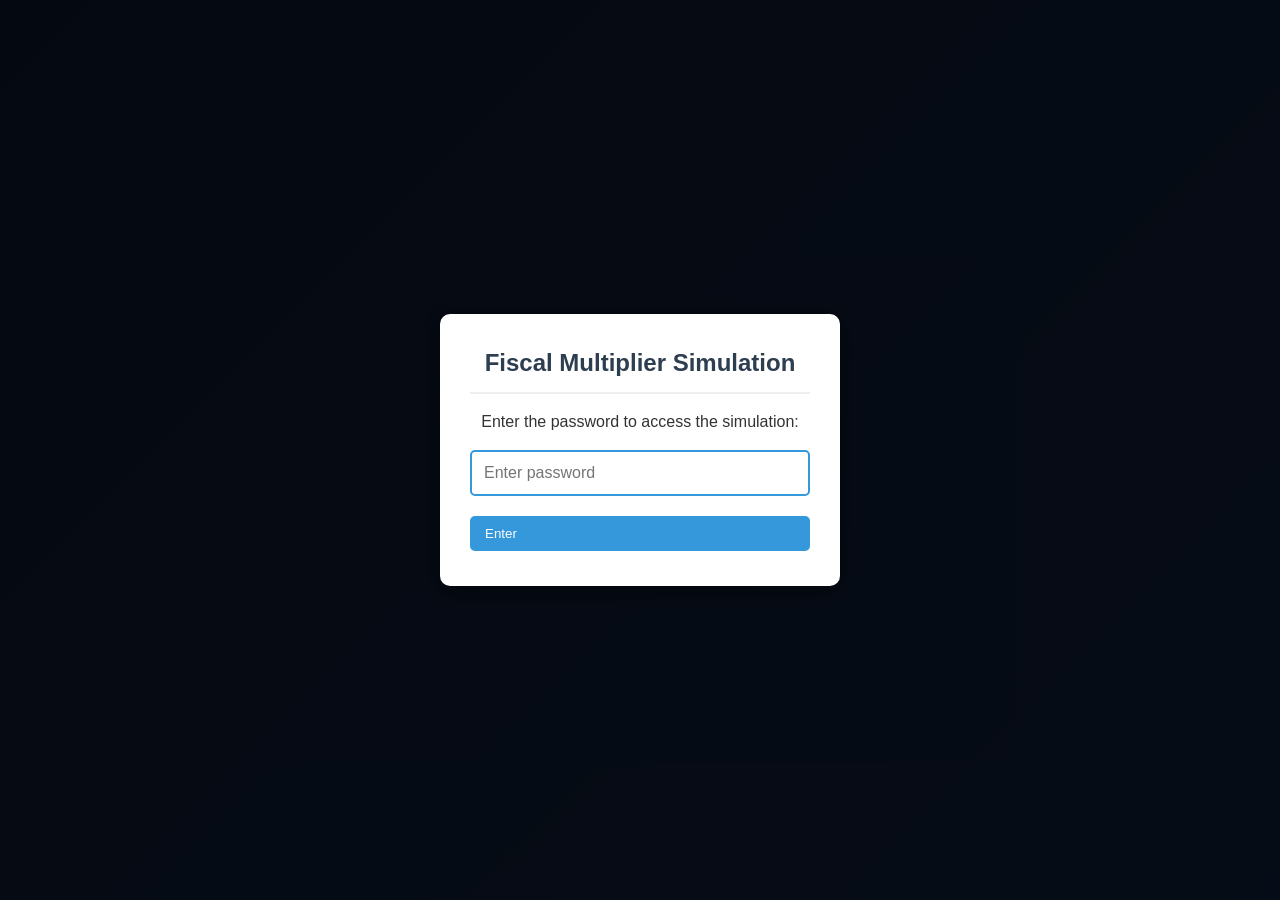
<file: poll.html>
<!DOCTYPE html>
<html lang="en">
<head>
    <meta charset="UTF-8">
    <meta name="viewport" content="width=device-width, initial-scale=1.0">
    <title>Fiscal Multiplier Simulation</title>
    <style>
        * {
            box-sizing: border-box;
            margin: 0;
            padding: 0;
            font-family: 'Segoe UI', Tahoma, Geneva, Verdana, sans-serif;
        }
        
        body {
            background: linear-gradient(135deg, #1e3c72 0%, #2a5298 100%);
            color: #333;
            line-height: 1.6;
            padding: 20px;
            min-height: 100vh;
        }
        
        .container {
            max-width: 1200px;
            margin: 0 auto;
        }
        
        header {
            text-align: center;
            margin-bottom: 30px;
            color: white;
            padding: 20px;
            background: rgba(0, 0, 0, 0.3);
            border-radius: 10px;
        }
        
        h1 {
            font-size: 2.5rem;
            margin-bottom: 10px;
            text-shadow: 2px 2px 4px rgba(0, 0, 0, 0.5);
        }
        
        .game-container {
            display: flex;
            flex-wrap: wrap;
            gap: 20px;
            margin-bottom: 30px;
        }
        
        .panel {
            background-color: white;
            border-radius: 10px;
            box-shadow: 0 5px 15px rgba(0, 0, 0, 0.2);
            padding: 20px;
            flex: 1;
            min-width: 300px;
        }
        
        .simulation-panel {
            border-top: 5px solid #3498db;
        }
        
        .case-studies {
            border-top: 5px solid #e74c3c;
        }
        
        .managerial-implications {
            border-top: 5px solid #2ecc71;
        }
        
        h2 {
            color: #2c3e50;
            margin-bottom: 15px;
            padding-bottom: 10px;
            border-bottom: 2px solid #eee;
        }
        
        h3 {
            color: #3498db;
            margin: 15px 0 10px;
        }
        
        button {
            background-color: #3498db;
            color: white;
            border: none;
            padding: 10px 15px;
            border-radius: 5px;
            cursor: pointer;
            margin: 5px 0;
            transition: background-color 0.3s;
            width: 100%;
            text-align: left;
        }
        
        button:hover {
            background-color: #2980b9;
        }
        
        button:disabled {
            background-color: #95a5a6;
            cursor: not-allowed;
        }
        
        .question {
            margin-bottom: 15px;
            padding: 15px;
            background-color: #f9f9f9;
            border-left: 4px solid #3498db;
            border-radius: 5px;
        }
        
        .options {
            margin-left: 0;
        }
        
        .score-display {
            text-align: center;
            font-size: 1.2rem;
            margin: 20px 0;
            padding: 15px;
            background-color: rgba(255, 255, 255, 0.9);
            border-radius: 8px;
            box-shadow: 0 3px 10px rgba(0, 0, 0, 0.2);
        }
        
        .password-screen {
            position: fixed;
            top: 0;
            left: 0;
            width: 100%;
            height: 100%;
            background-color: rgba(0, 0, 0, 0.85);
            display: flex;
            justify-content: center;
            align-items: center;
            z-index: 1000;
        }
        
        .password-box {
            background-color: white;
            padding: 30px;
            border-radius: 10px;
            text-align: center;
            box-shadow: 0 5px 25px rgba(0, 0, 0, 0.5);
            width: 90%;
            max-width: 400px;
        }
        
        .password-box input {
            padding: 12px;
            margin: 15px 0;
            width: 100%;
            border: 2px solid #3498db;
            border-radius: 5px;
            font-size: 1rem;
        }
        
        .hidden {
            display: none;
        }
        
        .feedback {
            margin-top: 10px;
            padding: 10px;
            border-radius: 5px;
        }
        
        .correct {
            background-color: #d4edda;
            color: #155724;
            border-left: 4px solid #28a745;
        }
        
        .incorrect {
            background-color: #f8d7da;
            color: #721c24;
            border-left: 4px solid #dc3545;
        }
        
        .concept-definition {
            background-color: #e8f4fc;
            padding: 15px;
            border-radius: 5px;
            margin-bottom: 15px;
            border-left: 4px solid #3498db;
        }
        
        .concept-type {
            font-weight: bold;
            color: #2c3e50;
        }
        
        .multiplier-cards {
            display: flex;
            flex-wrap: wrap;
            gap: 10px;
            margin: 15px 0;
        }
        
        .multiplier-card {
            background-color: #e8f4fc;
            padding: 15px;
            border-radius: 5px;
            flex: 1;
            min-width: 120px;
            text-align: center;
            font-size: 0.9rem;
            border: 1px solid #3498db;
        }
        
        .interactive-simulation {
            background-color: #f8f9fa;
            padding: 15px;
            border-radius: 5px;
            margin: 15px 0;
        }
        
        .simulation-controls {
            display: flex;
            gap: 10px;
            margin-top: 10px;
            flex-wrap: wrap;
        }
        
        .policy-choice {
            padding: 8px 12px;
            background-color: #3498db;
            color: white;
            border: none;
            border-radius: 4px;
            cursor: pointer;
            flex: 1;
        }
        
        .calculator-container {
            background-color: #f0f8ff;
            padding: 15px;
            border-radius: 5px;
            margin: 15px 0;
            border-left: 4px solid #2980b9;
        }
        
        .calculator-input {
            margin: 10px 0;
            padding: 8px;
            border: 1px solid #ddd;
            border-radius: 4px;
            width: 100%;
        }
        
        .formula-box {
            font-family: 'Courier New', monospace;
            background-color: #f8f9fa;
            padding: 10px;
            border-radius: 5px;
            margin: 10px 0;
            text-align: center;
            font-size: 1.2rem;
            font-weight: bold;
            border: 2px solid #3498db;
        }
        
        .economic-indicator {
            background-color: #fff3cd;
            padding: 15px;
            border-radius: 5px;
            margin: 15px 0;
            border-left: 4px solid #ffc107;
        }
        
        .indicator-value {
            font-size: 1.5rem;
            font-weight: bold;
            color: #e74c3c;
            text-align: center;
            margin: 10px 0;
        }
        
        .strategy-game {
            background-color: #e8f5e9;
            padding: 15px;
            border-radius: 5px;
            margin: 15px 0;
            border-left: 4px solid #4caf50;
        }
        
        .budget-slider {
            width: 100%;
            margin: 15px 0;
        }
        
        .policy-result {
            background-color: #e3f2fd;
            padding: 10px;
            border-radius: 5px;
            margin: 10px 0;
            border-left: 4px solid #2196f3;
        }
        
        @media (max-width: 768px) {
            .game-container {
                flex-direction: column;
            }
            
            h1 {
                font-size: 2rem;
            }
            
            .simulation-controls {
                flex-direction: column;
            }
        }
    </style>
</head>
<body>
    <div class="password-screen" id="passwordScreen">
        <div class="password-box">
            <h2>Fiscal Multiplier Simulation</h2>
            <p>Enter the password to access the simulation:</p>
            <input type="password" id="passwordInput" placeholder="Enter password">
            <button onclick="checkPassword()">Enter</button>
            <p id="passwordError" style="color: red; display: none; margin-top: 10px;">Incorrect password. Try again.</p>
        </div>
    </div>

    <div class="container" id="gameContent" style="display: none;">
        <header>
            <h1>Fiscal Multiplier Simulation</h1>
            <p>Explore Government Purchase Multipliers and Tax Multipliers through strategic decision-making</p>
        </header>
        
        <div class="score-display">
            Your Score: <span id="score">0</span>%
        </div>
        
        <div class="game-container">
            <div class="panel simulation-panel">
                <h2>Simulation Panel</h2>
                <p>Make strategic fiscal policy decisions and see their economic impacts.</p>
                
                <div class="concept-definition">
                    <span class="concept-type">Key Multiplier Concepts:</span>
                    <div class="multiplier-cards">
                        <div class="multiplier-card">
                            <h4>Government Multiplier</h4>
                            <p>1/(1-MPC)</p>
                            <p>Spending has direct impact</p>
                        </div>
                        <div class="multiplier-card">
                            <h4>Tax Multiplier</h4>
                            <p>-MPC/(1-MPC)</p>
                            <p>Smaller than spending multiplier</p>
                        </div>
                        <div class="multiplier-card">
                            <h4>Balanced Budget</h4>
                            <p>Multiplier = 1</p>
                            <p>Equal spending and taxes</p>
                        </div>
                    </div>
                    <div class="formula-box">
                        Government Multiplier = 1 ÷ (1 - MPC) &nbsp;&nbsp;&nbsp; Tax Multiplier = -MPC ÷ (1 - MPC)
                    </div>
                </div>
                
                <div class="strategy-game">
                    <h3>Fiscal Policy Strategy Game</h3>
                    <p><strong>Scenario:</strong> The economy is in recession with 8% unemployment. GDP is $800 billion below potential. Your budget: $200 billion.</p>
                    
                    <div class="economic-indicator">
                        <p><strong>Current Economic Status:</strong></p>
                        <div class="indicator-value" id="currentGDP">$800B below potential</div>
                        <p>Unemployment: 8% | MPC: 0.75</p>
                    </div>
                    
                    <div class="calculator-container">
                        <h4>Choose Your Fiscal Policy Mix:</h4>
                        <label>Government Spending (in billions): $</label>
                        <input type="number" id="govSpending" class="calculator-input" min="0" max="200" value="100">
                        
                        <label>Tax Cuts (in billions): $</label>
                        <input type="number" id="taxCut" class="calculator-input" min="0" max="200" value="100">
                        
                        <div id="budgetStatus" class="policy-result">
                            Remaining Budget: $<span id="remainingBudget">0</span> billion
                        </div>
                        
                        <button onclick="calculateMultiplierImpact()" style="width: auto;">Calculate Economic Impact</button>
                    </div>
                    
                    <div id="policyResult" class="feedback"></div>
                </div>
                
                <div class="interactive-simulation">
                    <h3>Multiplier Calculation Practice</h3>
                    <p>Calculate the multiplier effect for different scenarios:</p>
                    <div id="currentScenario" class="formula-box">
                        <strong>Current Scenario:</strong> MPC = 0.8, Government Spending Increase = $50 billion
                    </div>
                    <div class="simulation-controls">
                        <button class="policy-choice" onclick="checkMultiplier('spending', this)">Calculate Spending Multiplier</button>
                        <button class="policy-choice" onclick="checkMultiplier('tax', this)">Calculate Tax Multiplier</button>
                        <button class="policy-choice" onclick="checkMultiplier('balanced', this)">Calculate Balanced Budget Multiplier</button>
                    </div>
                    <div id="multiplierResult" class="feedback"></div>
                </div>
                
                <div id="simulationQuestions">
                    <!-- Questions will be populated by JavaScript -->
                </div>
            </div>
            
            <div class="panel case-studies">
                <h2>Case Studies</h2>
                <p>Examine real-world applications of fiscal multipliers.</p>
                
                <div class="question">
                    <p><strong>Case 1:</strong> During the 2009 financial crisis, the US government passed the American Recovery and Reinvestment Act with $800 billion in stimulus - about 2/3 in spending and 1/3 in tax cuts. The MPC was estimated at 0.6.</p>
                    <p>Why did policymakers choose more spending than tax cuts?</p>
                    <div class="options" id="case1Options">
                        <!-- Options will be populated by JavaScript -->
                    </div>
                    <div id="feedback4" class="feedback"></div>
                </div>
                
                <div class="question">
                    <p><strong>Case 2:</strong> In 2017, the Trump administration passed tax cuts totaling $1.5 trillion over 10 years. The Congressional Budget Office estimated a multiplier of 0.3-0.5 for these cuts.</p>
                    <p>Why was the tax multiplier relatively low in this case?</p>
                    <div class="options" id="case2Options">
                        <!-- Options will be populated by JavaScript -->
                    </div>
                    <div id="feedback5" class="feedback"></div>
                </div>
                
                <div class="question">
                    <p><strong>Case 3:</strong> During the COVID-19 pandemic, many countries implemented direct cash transfers to citizens. Studies showed these had higher multipliers than traditional tax cuts.</p>
                    <p>What explains the higher multiplier for direct transfers?</p>
                    <div class="options" id="case3Options">
                        <!-- Options will be populated by JavaScript -->
                    </div>
                    <div id="feedback6" class="feedback"></div>
                </div>
            </div>
            
            <div class="panel managerial-implications">
                <h2>Managerial Implications</h2>
                <p>Understand how multiplier effects impact business decisions and economic strategy.</p>
                
                <div class="question">
                    <p>1. How can businesses use knowledge of fiscal multipliers in strategic planning?</p>
                    <div class="options" id="managerial1Options">
                        <!-- Options will be populated by JavaScript -->
                    </div>
                    <div id="feedback7" class="feedback"></div>
                </div>
                
                <div class="question">
                    <p>2. Why might a business prefer government spending stimulus over tax cuts?</p>
                    <div class="options" id="managerial2Options">
                        <!-- Options will be populated by JavaScript -->
                    </div>
                    <div id="feedback8" class="feedback"></div>
                </div>
                
                <div class="question">
                    <p>3. How does the timing of fiscal policy affect its effectiveness for businesses?</p>
                    <div class="options" id="managerial3Options">
                        <!-- Options will be populated by JavaScript -->
                    </div>
                    <div id="feedback9" class="feedback"></div>
                </div>
                
                <div class="question">
                    <p>4. What risk management strategies should businesses employ during fiscal stimulus periods?</p>
                    <div class="options" id="managerial4Options">
                        <!-- Options will be populated by JavaScript -->
                    </div>
                    <div id="feedback10" class="feedback"></div>
                </div>
                
                <div class="economic-indicator">
                    <h3>Key Business Insights</h3>
                    <ul>
                        <li>Government spending multipliers are typically larger than tax multipliers</li>
                        <li>Infrastructure spending often has high multipliers due to job creation</li>
                        <li>Tax cuts for lower-income households have higher multipliers</li>
                        <li>Multipliers are higher during recessions than expansions</li>
                        <li>Timing lags can reduce multiplier effectiveness</li>
                    </ul>
                </div>
            </div>
        </div>
    </div>

    <script>
        // Password protection
        const correctPassword = "Multiplier2023";
        let score = 0;
        const maxPossibleScore = 95; // Ensures no one can score 100%
        
        // Questions with randomized answer positions
        const questions = [
            {
                id: 1,
                text: "If MPC = 0.8, what is the government spending multiplier?",
                options: [
                    "1.25",
                    "4",
                    "5",
                    "0.8"
                ],
                correct: 2,
                feedback: {
                    correct: "Correct! Government multiplier = 1/(1-MPC) = 1/(1-0.8) = 1/0.2 = 5",
                    incorrect: "Incorrect. Remember: Government multiplier = 1 ÷ (1 - MPC)"
                }
            },
            {
                id: 2,
                text: "With MPC = 0.75, a $100 million tax cut will increase GDP by:",
                options: [
                    "$100 million",
                    "$75 million",
                    "$300 million",
                    "$400 million"
                ],
                correct: 2,
                feedback: {
                    correct: "Right! Tax multiplier = -MPC/(1-MPC) = -0.75/0.25 = -3, so $100M tax cut × 3 = $300M GDP increase",
                    incorrect: "Remember: Tax multiplier = -MPC ÷ (1 - MPC)"
                }
            },
            {
                id: 3,
                text: "The balanced budget multiplier is always equal to:",
                options: [
                    "Zero",
                    "One",
                    "The MPC",
                    "1 - MPC"
                ],
                correct: 1,
                feedback: {
                    correct: "Yes! When government spending and taxes increase by the same amount, the net multiplier effect is 1.",
                    incorrect: "The balanced budget multiplier is always 1, regardless of MPC."
                }
            },
            {
                id: 4,
                text: "In Case 1, why more spending than tax cuts in the 2009 stimulus?",
                options: [
                    "Spending multipliers are typically larger than tax multipliers",
                    "Tax cuts are politically unpopular",
                    "Spending creates immediate economic activity",
                    "Both A and C are correct"
                ],
                correct: 3,
                feedback: {
                    correct: "Exactly! Spending multipliers are larger, and direct spending often has more immediate economic impact.",
                    incorrect: "The primary reasons are both the larger multiplier effect and more immediate economic impact of spending."
                }
            },
            {
                id: 5,
                text: "In Case 2, why was the 2017 tax cut multiplier low?",
                options: [
                    "The economy was already near full employment",
                    "Tax cuts went mostly to high-income households with lower MPC",
                    "Both A and B",
                    "The tax cuts were too small"
                ],
                correct: 2,
                feedback: {
                    correct: "Right! Near full employment reduces multiplier effects, and high-income recipients have lower marginal propensity to consume.",
                    incorrect: "Both the economic context (near full employment) and distribution (high-income recipients) contributed to lower multipliers."
                }
            },
            {
                id: 6,
                text: "In Case 3, why did direct transfers have higher multipliers?",
                options: [
                    "Recipients had higher marginal propensity to consume",
                    "Transfers were timed during economic distress",
                    "Both A and B",
                    "Transfers avoided bureaucratic delays"
                ],
                correct: 2,
                feedback: {
                    correct: "Correct! Those receiving direct transfers typically have high MPC, and timing during crisis increases effectiveness.",
                    incorrect: "The combination of high MPC recipients and crisis timing created strong multiplier effects."
                }
            },
            {
                id: 7,
                text: "How can businesses use fiscal multiplier knowledge?",
                options: [
                    "To predict consumer demand changes from policy",
                    "To plan investment timing",
                    "To anticipate sector-specific impacts",
                    "All of the above"
                ],
                correct: 3,
                feedback: {
                    correct: "Yes! All these applications help businesses make better strategic decisions.",
                    incorrect: "Businesses can use multiplier knowledge for demand prediction, investment timing, and sector analysis."
                }
            },
            {
                id: 8,
                text: "Why might businesses prefer spending stimulus?",
                options: [
                    "It creates more direct demand for their products",
                    "It typically has larger economic impact",
                    "It often targets infrastructure they use",
                    "All of the above"
                ],
                correct: 3,
                feedback: {
                    correct: "Right! Spending stimulus creates demand, has larger multipliers, and often improves business infrastructure.",
                    incorrect: "All these factors make spending stimulus attractive to businesses."
                }
            },
            {
                id: 9,
                text: "How does timing affect fiscal policy effectiveness?",
                options: [
                    "Multipliers are higher during economic slack",
                    "Implementation lags can reduce impact",
                    "Both A and B",
                    "Timing has no effect on multipliers"
                ],
                correct: 2,
                feedback: {
                    correct: "Correct! Both economic conditions and implementation timing significantly affect multiplier effectiveness.",
                    incorrect: "Timing matters both for economic conditions (higher multipliers in recessions) and implementation speed."
                }
            },
            {
                id: 10,
                text: "What risk management during fiscal stimulus?",
                options: [
                    "Prepare for potential inflation",
                    "Diversify across sectors benefiting from stimulus",
                    "Maintain flexibility for policy changes",
                    "All of the above"
                ],
                correct: 3,
                feedback: {
                    correct: "Yes! All these strategies help manage risks associated with fiscal stimulus periods.",
                    incorrect: "Businesses should consider inflation risks, sector diversification, and policy flexibility."
                }
            }
        ];

        // Multiplier scenarios for practice
        const multiplierScenarios = [
            { mpc: 0.8, spending: 50, type: "spending" },
            { mpc: 0.75, taxCut: 40, type: "tax" },
            { mpc: 0.9, spending: 30, taxChange: 30, type: "balanced" },
            { mpc: 0.6, spending: 100, type: "spending" },
            { mpc: 0.85, taxCut: 25, type: "tax" }
        ];
        
        let currentScenarioIndex = 0;
        let budget = 200;
        
        function checkPassword() {
            const input = document.getElementById('passwordInput').value;
            if (input === correctPassword) {
                document.getElementById('passwordScreen').style.display = 'none';
                document.getElementById('gameContent').style.display = 'block';
                initializeGame();
                updateBudget();
            } else {
                document.getElementById('passwordError').style.display = 'block';
            }
        }
        
        function initializeGame() {
            // Shuffle questions and create HTML
            const shuffledQuestions = [...questions].sort(() => Math.random() - 0.5);
            
            // Populate simulation questions (first 3)
            const simulationContainer = document.getElementById('simulationQuestions');
            shuffledQuestions.slice(0, 3).forEach((q, index) => {
                const questionDiv = document.createElement('div');
                questionDiv.className = 'question';
                questionDiv.innerHTML = `
                    <p>${q.text}</p>
                    <div class="options" id="options${q.id}"></div>
                    <div id="feedback${q.id}" class="feedback"></div>
                `;
                simulationContainer.appendChild(questionDiv);
                
                // Shuffle and populate options
                const optionsContainer = document.getElementById(`options${q.id}`);
                const shuffledOptions = [...q.options].sort(() => Math.random() - 0.5);
                const correctIndex = shuffledOptions.indexOf(q.options[q.correct]);
                
                shuffledOptions.forEach((option, optIndex) => {
                    const button = document.createElement('button');
                    button.textContent = option;
                    button.onclick = function() { 
                        answerQuestion(q.id, optIndex === correctIndex, this, q.feedback); 
                    };
                    optionsContainer.appendChild(button);
                });
            });
            
            // Populate case study questions (next 3)
            const caseQuestions = shuffledQuestions.slice(3, 6);
            caseQuestions.forEach((q, index) => {
                const caseNum = index + 4;
                const optionsContainer = document.getElementById(`case${caseNum-3}Options`);
                const shuffledOptions = [...q.options].sort(() => Math.random() - 0.5);
                const correctIndex = shuffledOptions.indexOf(q.options[q.correct]);
                
                shuffledOptions.forEach((option, optIndex) => {
                    const button = document.createElement('button');
                    button.textContent = option;
                    button.onclick = function() { 
                        answerQuestion(q.id, optIndex === correctIndex, this, q.feedback); 
                    };
                    optionsContainer.appendChild(button);
                });
            });
            
            // Populate managerial questions (last 4)
            const managerialQuestions = shuffledQuestions.slice(6);
            managerialQuestions.forEach((q, index) => {
                const managerialNum = index + 7;
                const optionsContainer = document.getElementById(`managerial${managerialNum-6}Options`);
                const shuffledOptions = [...q.options].sort(() => Math.random() - 0.5);
                const correctIndex = shuffledOptions.indexOf(q.options[q.correct]);
                
                shuffledOptions.forEach((option, optIndex) => {
                    const button = document.createElement('button');
                    button.textContent = option;
                    button.onclick = function() { 
                        answerQuestion(q.id, optIndex === correctIndex, this, q.feedback); 
                    };
                    optionsContainer.appendChild(button);
                });
            });
        }
        
        function updateBudget() {
            const govSpending = parseFloat(document.getElementById('govSpending').value) || 0;
            const taxCut = parseFloat(document.getElementById('taxCut').value) || 0;
            const remaining = budget - govSpending - taxCut;
            document.getElementById('remainingBudget').textContent = remaining;
            
            if (remaining < 0) {
                document.getElementById('budgetStatus').style.backgroundColor = '#f8d7da';
                document.getElementById('budgetStatus').style.color = '#721c24';
            } else {
                document.getElementById('budgetStatus').style.backgroundColor = '#e3f2fd';
                document.getElementById('budgetStatus').style.color = '#333';
            }
        }
        
        function calculateMultiplierImpact() {
            const govSpending = parseFloat(document.getElementById('govSpending').value) || 0;
            const taxCut = parseFloat(document.getElementById('taxCut').value) || 0;
            const remaining = budget - govSpending - taxCut;
            
            if (remaining < 0) {
                document.getElementById('policyResult').innerHTML = 
                    "<strong>Budget Overrun!</strong> You've exceeded your $200 billion budget. Adjust your numbers.";
                document.getElementById('policyResult').className = 'feedback incorrect';
                return;
            }
            
            const mpc = 0.75;
            const govMultiplier = 1 / (1 - mpc); // 4
            const taxMultiplier = -mpc / (1 - mpc); // -3
            
            const govImpact = govSpending * govMultiplier;
            const taxImpact = taxCut * taxMultiplier;
            const totalImpact = govImpact + taxImpact;
            
            // Calculate score based on effectiveness (closing the $800B gap)
            const effectiveness = Math.min(100, Math.max(0, (totalImpact / 800) * 100));
            const strategyBonus = govSpending > taxCut ? 10 : 0; // Bonus for preferring spending
            
            score += Math.floor(effectiveness / 10) + strategyBonus;
            updateScore();
            
            document.getElementById('policyResult').innerHTML = `
                <strong>Policy Impact Analysis:</strong><br>
                Government Spending Impact: $${govImpact.toFixed(1)}B ($${govSpending}B × ${govMultiplier})<br>
                Tax Cut Impact: $${taxImpact.toFixed(1)}B ($${taxCut}B × ${taxMultiplier})<br>
                <strong>Total GDP Impact: $${totalImpact.toFixed(1)}B</strong><br>
                This closes ${(totalImpact/800*100).toFixed(1)}% of the output gap.<br>
                <em>${effectiveness > 50 ? 'Good strategy!' : 'Consider adjusting your policy mix for greater impact.'}</em>
            `;
            document.getElementById('policyResult').className = 'feedback correct';
        }
        
        function checkMultiplier(type, button) {
            const resultElement = document.getElementById('multiplierResult');
            const scenario = multiplierScenarios[currentScenarioIndex];
            let correctAnswer, explanation;
            
            if (type === "spending") {
                const multiplier = 1 / (1 - scenario.mpc);
                const impact = scenario.spending * multiplier;
                correctAnswer = impact;
                explanation = `Spending multiplier = 1 ÷ (1 - ${scenario.mpc}) = ${multiplier.toFixed(2)}. Impact = $${scenario.spending}B × ${multiplier.toFixed(2)} = $${impact.toFixed(1)}B`;
            } else if (type === "tax") {
                const multiplier = -scenario.mpc / (1 - scenario.mpc);
                const impact = scenario.taxCut * multiplier;
                correctAnswer = impact;
                explanation = `Tax multiplier = -${scenario.mpc} ÷ (1 - ${scenario.mpc}) = ${multiplier.toFixed(2)}. Impact = $${scenario.taxCut}B × ${multiplier.toFixed(2)} = $${impact.toFixed(1)}B`;
            } else {
                // Balanced budget - multiplier is always 1
                const impact = scenario.spending; // Since spending and taxes change equally
                correctAnswer = impact;
                explanation = `Balanced budget multiplier = 1. Impact = $${scenario.spending}B (equal spending and tax changes)`;
            }
            
            resultElement.innerHTML = `
                <strong>Calculation:</strong> ${explanation}
            `;
            resultElement.className = 'feedback correct';
            
            // Add to score for correct calculation
            score += 5;
            updateScore();
            
            // Move to next scenario after a delay
            setTimeout(nextScenario, 3000);
        }
        
        function nextScenario() {
            currentScenarioIndex = (currentScenarioIndex + 1) % multiplierScenarios.length;
            const scenario = multiplierScenarios[currentScenarioIndex];
            const scenarioElement = document.getElementById('currentScenario');
            
            if (scenario.type === "spending") {
                scenarioElement.innerHTML = `<strong>Current Scenario:</strong> MPC = ${scenario.mpc}, Government Spending Increase = $${scenario.spending} billion`;
            } else if (scenario.type === "tax") {
                scenarioElement.innerHTML = `<strong>Current Scenario:</strong> MPC = ${scenario.mpc}, Tax Cut = $${scenario.taxCut} billion`;
            } else {
                scenarioElement.innerHTML = `<strong>Current Scenario:</strong> MPC = ${scenario.mpc}, Government Spending Increase = $${scenario.spending} billion, Tax Increase = $${scenario.taxChange} billion`;
            }
            
            // Clear the previous result
            document.getElementById('multiplierResult').innerHTML = '';
            document.getElementById('multiplierResult').className = 'feedback';
        }
        
        function updateScore() {
            // Update score display (capped at maxPossibleScore)
            const displayScore = Math.min(score, maxPossibleScore);
            document.getElementById('score').textContent = displayScore;
        }
        
        function answerQuestion(questionId, isCorrect, button, feedback) {
            const feedbackElement = document.getElementById(`feedback${questionId}`);
            
            // If already answered, don't allow answering again
            if (feedbackElement.innerHTML !== '') return;
            
            if (isCorrect) {
                // Correct answer
                feedbackElement.innerHTML = feedback.correct;
                feedbackElement.className = 'feedback correct';
                score += 10; // Each question is worth 10 points
            } else {
                // Incorrect answer
                feedbackElement.innerHTML = feedback.incorrect;
                feedbackElement.className = 'feedback incorrect';
            }
            
            // Update score display
            updateScore();
            
            // Disable all buttons for this question
            const buttons = button.parentElement.getElementsByTagName('button');
            for (let btn of buttons) {
                btn.disabled = true;
            }
        }
        
        // Initialize the first scenario and budget tracking
        window.onload = function() {
            if (document.getElementById('currentScenario')) {
                const firstScenario = multiplierScenarios[0];
                document.getElementById('currentScenario').innerHTML = 
                    `<strong>Current Scenario:</strong> MPC = ${firstScenario.mpc}, Government Spending Increase = $${firstScenario.spending} billion`;
            }
            
            // Add event listeners for budget tracking
            document.getElementById('govSpending').addEventListener('input', updateBudget);
            document.getElementById('taxCut').addEventListener('input', updateBudget);
        };
    </script>
</body>
</html>
</file>
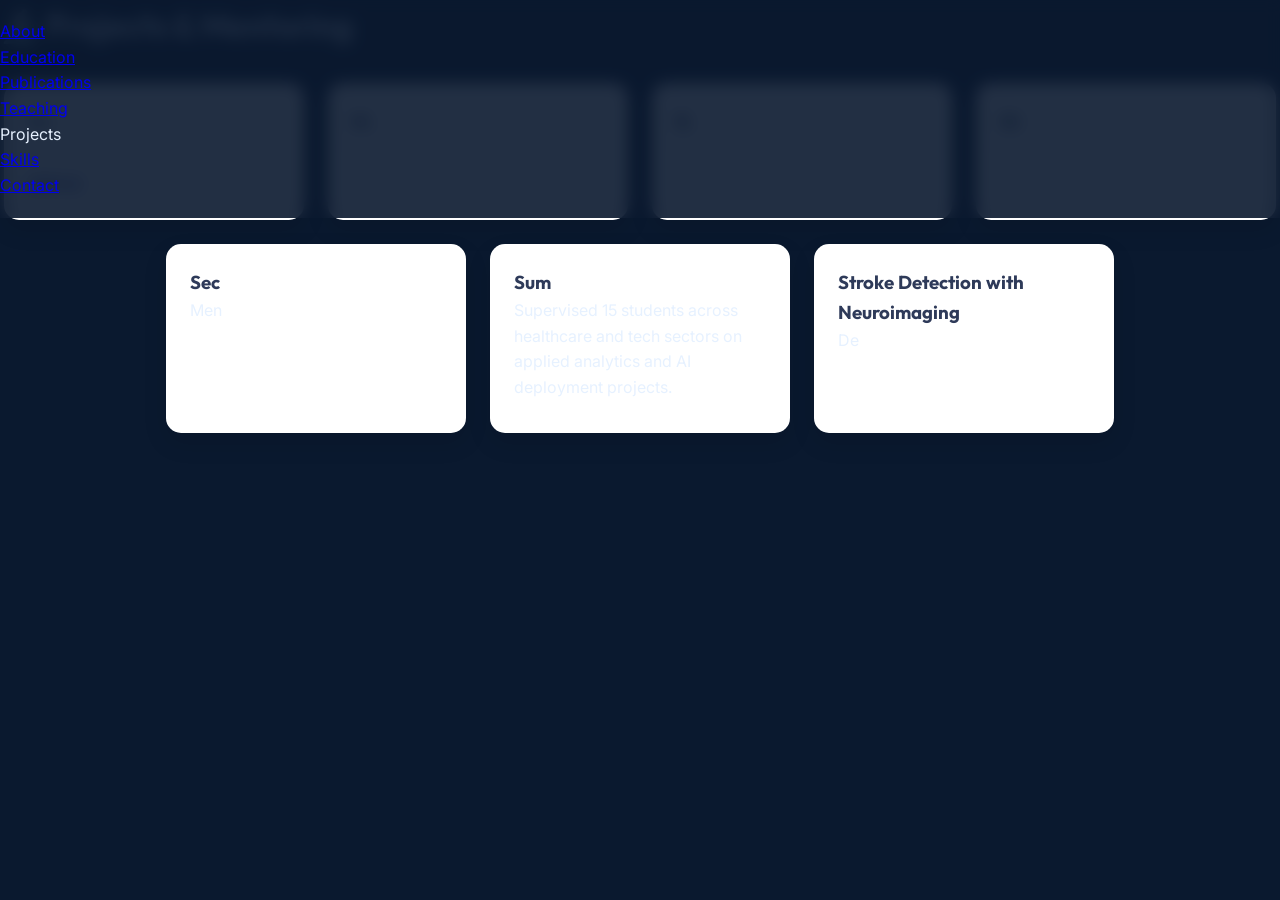
<file: projects.html>
<!DOCTYPE html>
<html lang="en">
<head>
  <meta charset="UTF-8" />
  <meta name="viewport" content="width=device-width, initial-scale=1.0" />
  <title>Projects - Dr. Alok Tiwari</title>
  <link rel="stylesheet" href="style.css" />
  <link href="https://cdn.jsdelivr.net/npm/aos@2.3.1/dist/aos.css" rel="stylesheet">
  <script src="https://cdn.jsdelivr.net/npm/aos@2.3.1/dist/aos.js"></script>
  <style>
    .projects-container {
      display: flex;
      flex-wrap: wrap;
      gap: 1.5rem;
      margin-top: 2rem;
      justify-content: center;
    }

    .project-card {
      background: #fff;
      border-radius: 15px;
      padding: 1.5rem;
      box-shadow: 0 10px 25px rgba(0,0,0,0.1);
      width: 300px;
      transition: transform 0.3s ease, box-shadow 0.3s ease;
    }

    .project-card:hover {
      transform: translateY(-5px);
      box-shadow: 0 20px 35px rgba(0,0,0,0.15);
    }

    .project-card h3 {
      margin-top: 0;
      color: #2e3a59;
    }

    .project-card p {
      margin-bottom: 0.5rem;
    }

    .project-card a {
      text-decoration: none;
      color: #3949ab;
      font-weight: bold;
    }
  </style>
</head>
<body onload="AOS.init();">
  <header class="navbar">
    <nav>
      <ul>
        <li><a href="index.html">About</a></li>
        <li><a href="education.html">Education</a></li>
        <li><a href="publications.html">Publications</a></li>
        <li><a href="teaching.html">Teaching</a></li>
        <li class="active">Projects</li>
        <li><a href="skills.html">Skills</a></li>
        <li><a href="contact.html">Contact</a></li>
      </ul>
    </nav>
  </header>

  <main class="about-section" data-aos="fade-up">
    <h1>🔬 Projects & Mentoring</h1>

    <div class="projects-container">
      <div class="project-card" data-aos="zoom-in">
        <h3>Cz</h3>
        <p>zzzs.</p>
        <a href="https://github.com/chinmayaeco" target="_blank">GitHub</a>
      </div>

      <div class="project-card" data-aos="zoom-in" data-aos-delay="100">
        <h3>M.</h3>
        <p>I</p>
      </div>

      <div class="project-card" data-aos="zoom-in" data-aos-delay="200">
        <h3>B.</h3>
        <p>Cr.</p>
      </div>

      <div class="project-card" data-aos="zoom-in" data-aos-delay="300">
        <h3>Gi</h3>
        <p>Bui.</p>
      </div>

      <div class="project-card" data-aos="zoom-in" data-aos-delay="400">
        <h3>Sec</h3>
        <p>Men</p>
      </div>

      <div class="project-card" data-aos="zoom-in" data-aos-delay="500">
        <h3>Sum </h3>
        <p>Supervised 15 students across healthcare and tech sectors on applied analytics and AI deployment projects.</p>
      </div>

      <div class="project-card" data-aos="zoom-in" data-aos-delay="600">
        <h3>Stroke Detection with Neuroimaging</h3>
        <p>De</p>
      </div>
    </div>
  </main>
</body>
</html>
</file>
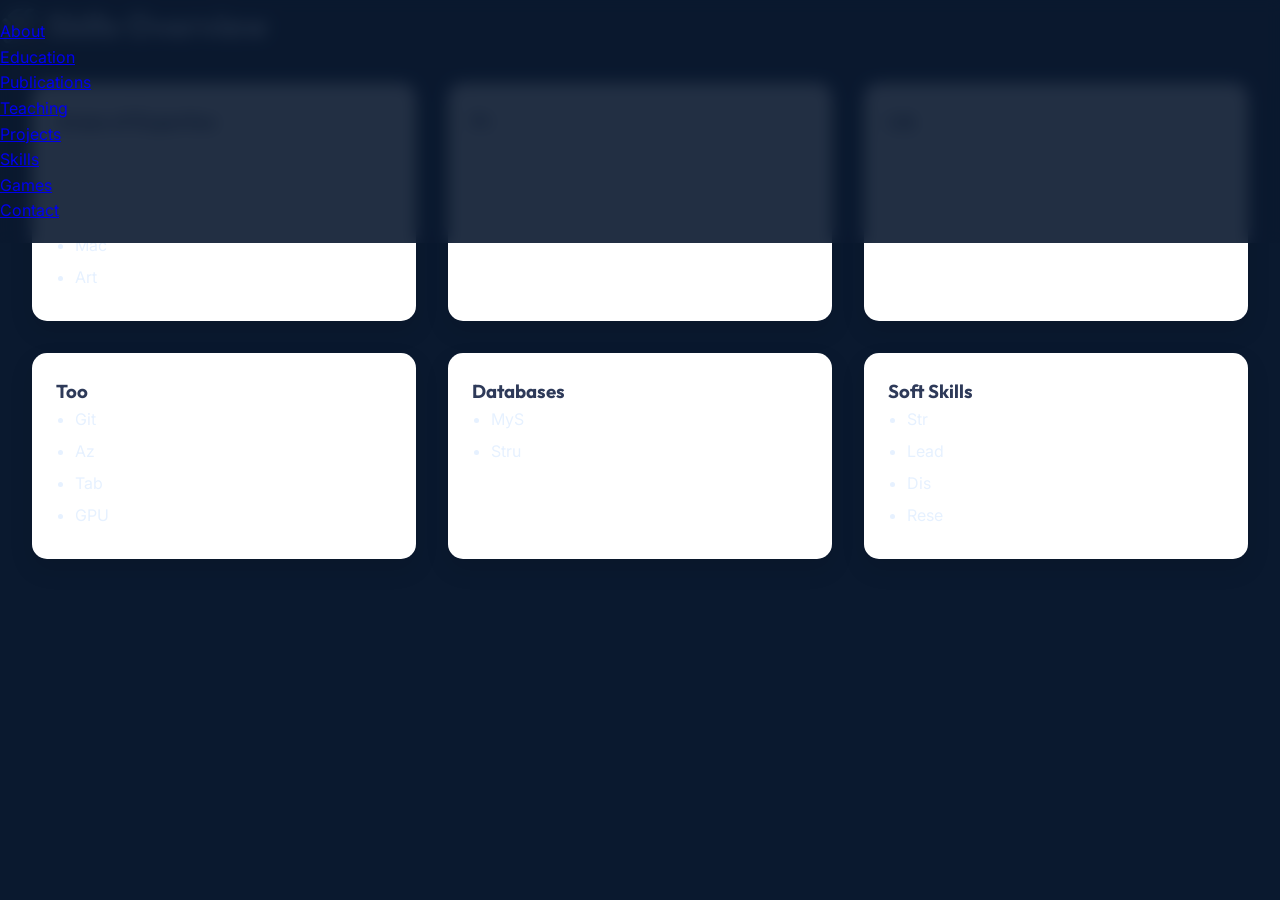
<file: skills.html>
<!DOCTYPE html>
<html lang="en">
<head>
  <meta charset="UTF-8" />
  <meta name="viewport" content="width=device-width, initial-scale=1.0" />
  <title>Skills - Dr. Chinmaya Behera</title>
  <link rel="stylesheet" href="style.css" />
  <link href="https://cdn.jsdelivr.net/npm/aos@2.3.1/dist/aos.css" rel="stylesheet">
  <script src="https://cdn.jsdelivr.net/npm/aos@2.3.1/dist/aos.js"></script>
  <style>
    .skills-container {
      display: grid;
      grid-template-columns: repeat(auto-fit, minmax(300px, 1fr));
      gap: 2rem;
      margin-top: 2rem;
      padding: 0 2rem;
    }

    .skill-card {
      background: #fff;
      border-radius: 15px;
      padding: 1.5rem;
      box-shadow: 0 10px 25px rgba(0,0,0,0.1);
      transition: transform 0.3s ease, box-shadow 0.3s ease;
    }

    .skill-card:hover {
      transform: translateY(-5px);
      box-shadow: 0 20px 35px rgba(0,0,0,0.15);
    }

    .skill-card h3 {
      margin-top: 0;
      color: #2e3a59;
    }

    .skill-card ul {
      padding-left: 1.2rem;
    }

    .skill-card li {
      margin-bottom: 0.4rem;
    }
  </style>
</head>
<body onload="AOS.init();">
  <header class="navbar">
    <nav>
      <ul>
        <li><a href="index.html">About</a></li>
        <li><a href="education.html">Education</a></li>
        <li><a href="publications.html">Publications</a></li>
        <li><a href="teaching.html">Teaching</a></li>
        <li><a href="projects.html">Projects</a></li>
        <li><a href="skills.html">Skills</a></li>
        <li><a href="games-simulations.html">Games</a></li>
        <li><a href="contact.html">Contact</a></li>
      </ul>
    </nav>
  </header>

  <main class="about-section" data-aos="fade-up">
    <h1>🛠️ Skills Overview</h1>

    <div class="skills-container">
      <div class="skill-card" data-aos="zoom-in">
        <h3>Areas of Expertise</h3>
        <ul>
          <li>A</li>
          <li>D</li>
          <li>Com</li>
          <li>Mac</li>
          <li>Art</li>
        </ul>
      </div>

      <div class="skill-card" data-aos="zoom-in" data-aos-delay="100">
        <h3>Pr</h3>
        <ul>
          <li>Py</li>
          <li>S</li>
          <li>L</li>
        </ul>
      </div>

      <div class="skill-card" data-aos="zoom-in" data-aos-delay="200">
        <h3>Lib</h3>
        <ul>
          <li>Py</li>
          <li>Sc</li>
          <li>Nu</li>
        </ul>
      </div>

      <div class="skill-card" data-aos="zoom-in" data-aos-delay="300">
        <h3>Too</h3>
        <ul>
          <li>Git</li>
          <li>Az</li>
          <li>Tab</li>
          <li>GPU</li>
        </ul>
      </div>

      <div class="skill-card" data-aos="zoom-in" data-aos-delay="400">
        <h3>Databases</h3>
        <ul>
          <li>MyS</li>
          <li>Stru</li>
        </ul>
      </div>

      <div class="skill-card" data-aos="zoom-in" data-aos-delay="500">
        <h3>Soft Skills</h3>
        <ul>
          <li>Str</li>
          <li>Lead</li>
          <li>Dis</li>
          <li>Rese</li>
        </ul>
      </div>
    </div>
  </main>
</body>
</html>
</file>
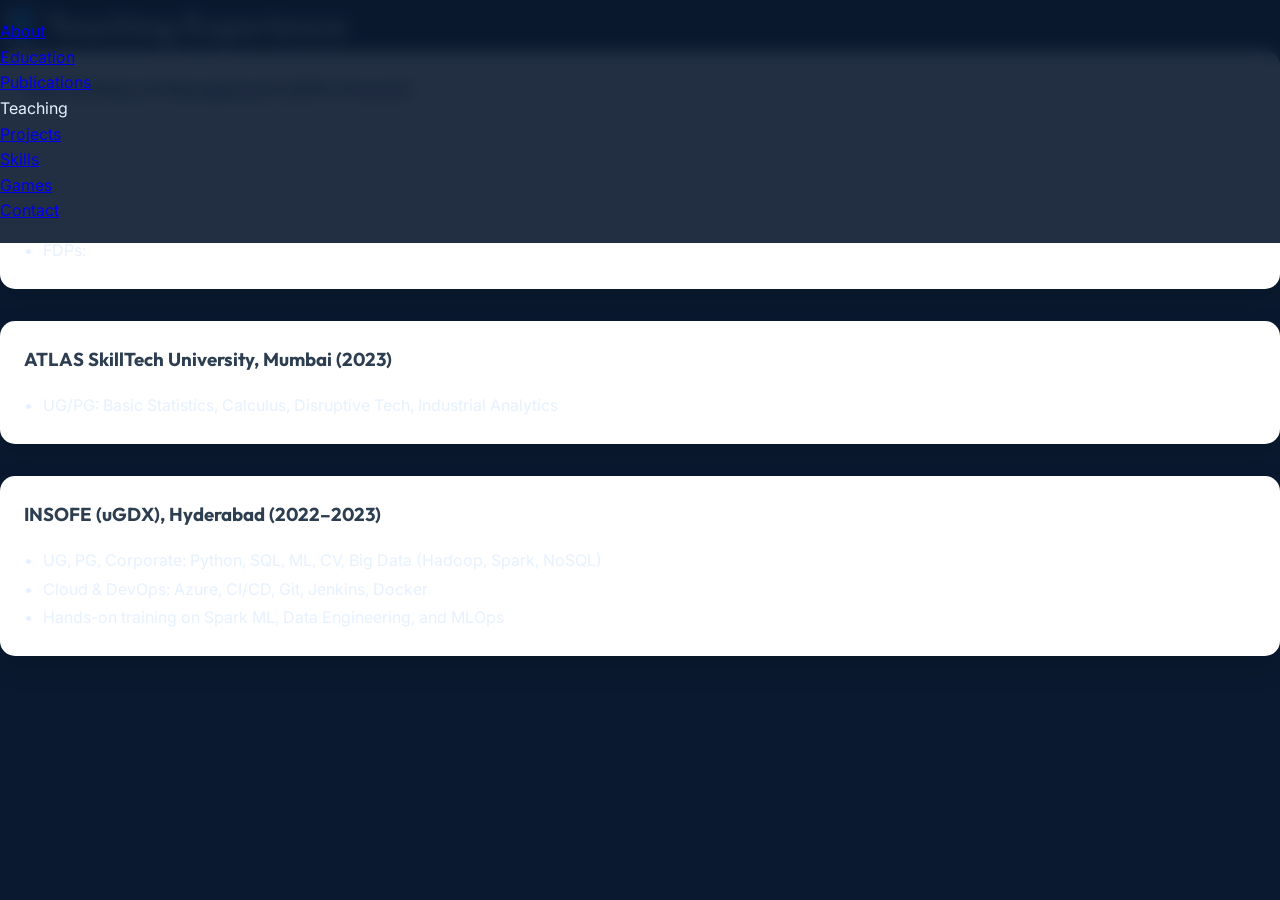
<file: teaching.html>
<!DOCTYPE html>
<html lang="en">
<head>
  <meta charset="UTF-8" />
  <meta name="viewport" content="width=device-width, initial-scale=1.0" />
  <title>Teaching - Dr. Chinmaya Behera</title>
  <link rel="stylesheet" href="style.css" />
  <link href="https://cdn.jsdelivr.net/npm/aos@2.3.1/dist/aos.css" rel="stylesheet">
  <script src="https://cdn.jsdelivr.net/npm/aos@2.3.1/dist/aos.js"></script>
  <style>
    .teaching-card {
      background: white;
      border-radius: 15px;
      box-shadow: 0 10px 30px rgba(0,0,0,0.1);
      padding: 1.5rem;
      margin-bottom: 2rem;
    }

    .teaching-card h3 {
      color: #2c3e50;
    }

    .teaching-card ul {
      margin-top: 1rem;
      padding-left: 1.2rem;
    }

    .teaching-card ul li {
      line-height: 1.8;
    }
  </style>
</head>
<body onload="AOS.init();">
  <header class="navbar">
    <nav>
      <ul>
        <li><a href="index.html">About</a></li>
        <li><a href="education.html">Education</a></li>
        <li><a href="publications.html">Publications</a></li>
        <li class="active">Teaching</li>
        <li><a href="projects.html">Projects</a></li>
        <li><a href="skills.html">Skills</a></li>
        <li><a href="games-simulations.html">Games</a></li>
        <li><a href="contact.html">Contact</a></li>
      </ul>
    </nav>
  </header>

  <main class="about-section" data-aos="fade-up">
    <h1>📘 Teaching Experience</h1>

    <!-- GIM -->
    <div class="teaching-card" data-aos="fade-up">
      <h3>Goa Institute of Management (2019–Present)</h3>
      <ul>
        <li>PGDM (Big Data Analytics): Microeconomics, Macroeconomics</li>
        <li>PGDM (Hybrid): Behavioral Finance, Entrepreneurial Finance, Macroeconomics</li>
         <li>PGDM (Core): Macroeconomics</li>
        <li>MDPs: </li>
        <li>FDPs: </li>
      </ul>
    </div>

    <!-- ATLAS -->
    <div class="teaching-card" data-aos="fade-up" data-aos-delay="100">
      <h3>ATLAS SkillTech University, Mumbai (2023)</h3>
      <ul>
        <li>UG/PG: Basic Statistics, Calculus, Disruptive Tech, Industrial Analytics</li>
      </ul>
    </div>

    <!-- INSOFE -->
    <div class="teaching-card" data-aos="fade-up" data-aos-delay="200">
      <h3>INSOFE (uGDX), Hyderabad (2022–2023)</h3>
      <ul>
        <li>UG, PG, Corporate: Python, SQL, ML, CV, Big Data (Hadoop, Spark, NoSQL)</li>
        <li>Cloud & DevOps: Azure, CI/CD, Git, Jenkins, Docker</li>
        <li>Hands-on training on Spark ML, Data Engineering, and MLOps</li>
      </ul>
    </div>
  </main>
</body>
</html>
</file>
<file: style.css>
@import url('https://fonts.googleapis.com/css2?family=Inter:wght@300;400;600&family=Outfit:wght@300;400;600;700&display=swap');

:root {
  --primary: #0a192f;
  --secondary: #112240;
  --accent: #64ffda;
  --text-light: #e6f1ff;
  --text-dim: #8892b0;
  --bg: #0a192f;
  --card-bg: rgba(17, 34, 64, 0.7);
  --glass: rgba(255, 255, 255, 0.05);
  --transition: all 0.3s cubic-bezier(0.645, 0.045, 0.355, 1);
}

* {
  margin: 0;
  padding: 0;
  box-sizing: border-box;
}

body {
  font-family: 'Inter', sans-serif;
  background-color: var(--bg);
  color: var(--text-light);
  line-height: 1.6;
  overflow-x: hidden;
}

h1, h2, h3 {
  font-family: 'Outfit', sans-serif;
  font-weight: 700;
  color: var(--text-light);
}

.container {
  max-width: 1100px;
  margin: 0 auto;
  padding: 0 2rem;
}

/* Navbar */
nav {
  position: fixed;
  top: 0;
  width: 100%;
  padding: 1.2rem 0;
  background: rgba(10, 25, 47, 0.9);
  backdrop-filter: blur(8px);
  z-index: 1000;
  transition: var(--transition);
}

nav .container {
  display: flex;
  justify-content: space-between;
  align-items: center;
}

.logo {
  font-size: 1.5rem;
  font-weight: 700;
  color: var(--accent);
  text-decoration: none;
}

.nav-links {
  display: flex;
  gap: 2rem;
  list-style: none;
}

.nav-links a {
  text-decoration: none;
  color: var(--text-light);
  font-weight: 400;
  font-size: 0.9rem;
  transition: var(--transition);
}

.nav-links a:hover {
  color: var(--accent);
}

/* Hero Section */
.hero {
  height: 100vh;
  display: flex;
  align-items: center;
  position: relative;
  background: linear-gradient(rgba(10, 25, 47, 0.8), rgba(10, 25, 47, 0.8)), url('hero-bg.png');
  background-size: cover;
  background-position: center;
  padding-top: 100px; /* Space for navbar */
}

.hero-content {
  max-width: 700px;
}

.hero-content span {
  color: var(--accent);
  font-family: 'Outfit', sans-serif;
  font-size: 1.1rem;
  display: block;
  margin-bottom: 1rem;
  text-shadow: 0 2px 4px rgba(0,0,0,0.3);
}

.hero h1 {
  font-size: clamp(40px, 8vw, 80px);
  line-height: 1.1;
  margin-bottom: 1.5rem;
  text-shadow: 0 4px 10px rgba(0,0,0,0.5);
}

.hero .bio {
  font-size: 1.2rem;
  color: var(--text-dim);
  margin-bottom: 2.5rem;
}

.btn {
  padding: 0.8rem 1.5rem;
  border: 1px solid var(--accent);
  color: var(--accent);
  text-decoration: none;
  border-radius: 4px;
  transition: var(--transition);
  display: inline-block;
}

.btn:hover {
  background: rgba(100, 255, 218, 0.1);
}

/* Section Header */
section {
  padding: 100px 0;
}

.section-title {
  display: flex;
  align-items: center;
  margin-bottom: 40px;
  width: 100%;
}

.section-title h2 {
  font-size: 2rem;
  white-space: nowrap;
}

.section-title::after {
  content: "";
  display: block;
  position: relative;
  width: 300px;
  height: 1px;
  margin-left: 20px;
  background-color: var(--secondary);
}

/* Research Cards */
.research-grid {
  display: grid;
  grid-template-columns: repeat(auto-fit, minmax(300px, 1fr));
  gap: 20px;
}

.card {
  background: var(--card-bg);
  padding: 2rem;
  border-radius: 8px;
  border: 1px solid var(--glass);
  transition: var(--transition);
  position: relative;
  overflow: hidden;
}

.card:hover {
  transform: translateY(-10px);
  border-color: rgba(100, 255, 218, 0.3);
}

.card i {
  font-size: 2.5rem;
  color: var(--accent);
  margin-bottom: 1.5rem;
  display: block;
}

.card h3 {
  margin-bottom: 1rem;
  color: var(--text-light);
}

.card p {
  color: var(--text-dim);
  font-size: 0.95rem;
}

/* Publication List */
.pub-list {
  display: flex;
  flex-direction: column;
  gap: 20px;
}

.pub-item {
  padding: 1.5rem;
  background: var(--glass);
  border-radius: 8px;
  transition: var(--transition);
}

.pub-item:hover {
  background: rgba(255, 255, 255, 0.08);
}

.pub-tags {
  margin-top: 10px;
  display: flex;
  gap: 15px;
  font-size: 0.8rem;
  color: var(--accent);
}

/* Footer */
footer {
  padding: 50px 0;
  text-align: center;
  border-top: 1px solid var(--secondary);
  color: var(--text-dim);
}

.footer-links {
  margin-bottom: 20px;
  display: flex;
  justify-content: center;
  gap: 20px;
}

.footer-links a {
  color: var(--text-light);
  font-size: 1.3rem;
  transition: var(--transition);
}

.footer-links a:hover {
  color: var(--accent);
  transform: translateY(-3px);
}

/* Animations */
@keyframes fadeInUp {
  from {
    opacity: 0;
    transform: translateY(20px);
  }
  to {
    opacity: 1;
    transform: translateY(0);
  }
}

.fade-in {
  animation: fadeInUp 0.8s ease forwards;
  opacity: 0;
}

/* Responsive */
@media (max-width: 768px) {
  .hero h1 { font-size: 40px; }
  .section-title::after { width: 100px; }
  nav .container { padding: 0 1rem; }
}
</file>
